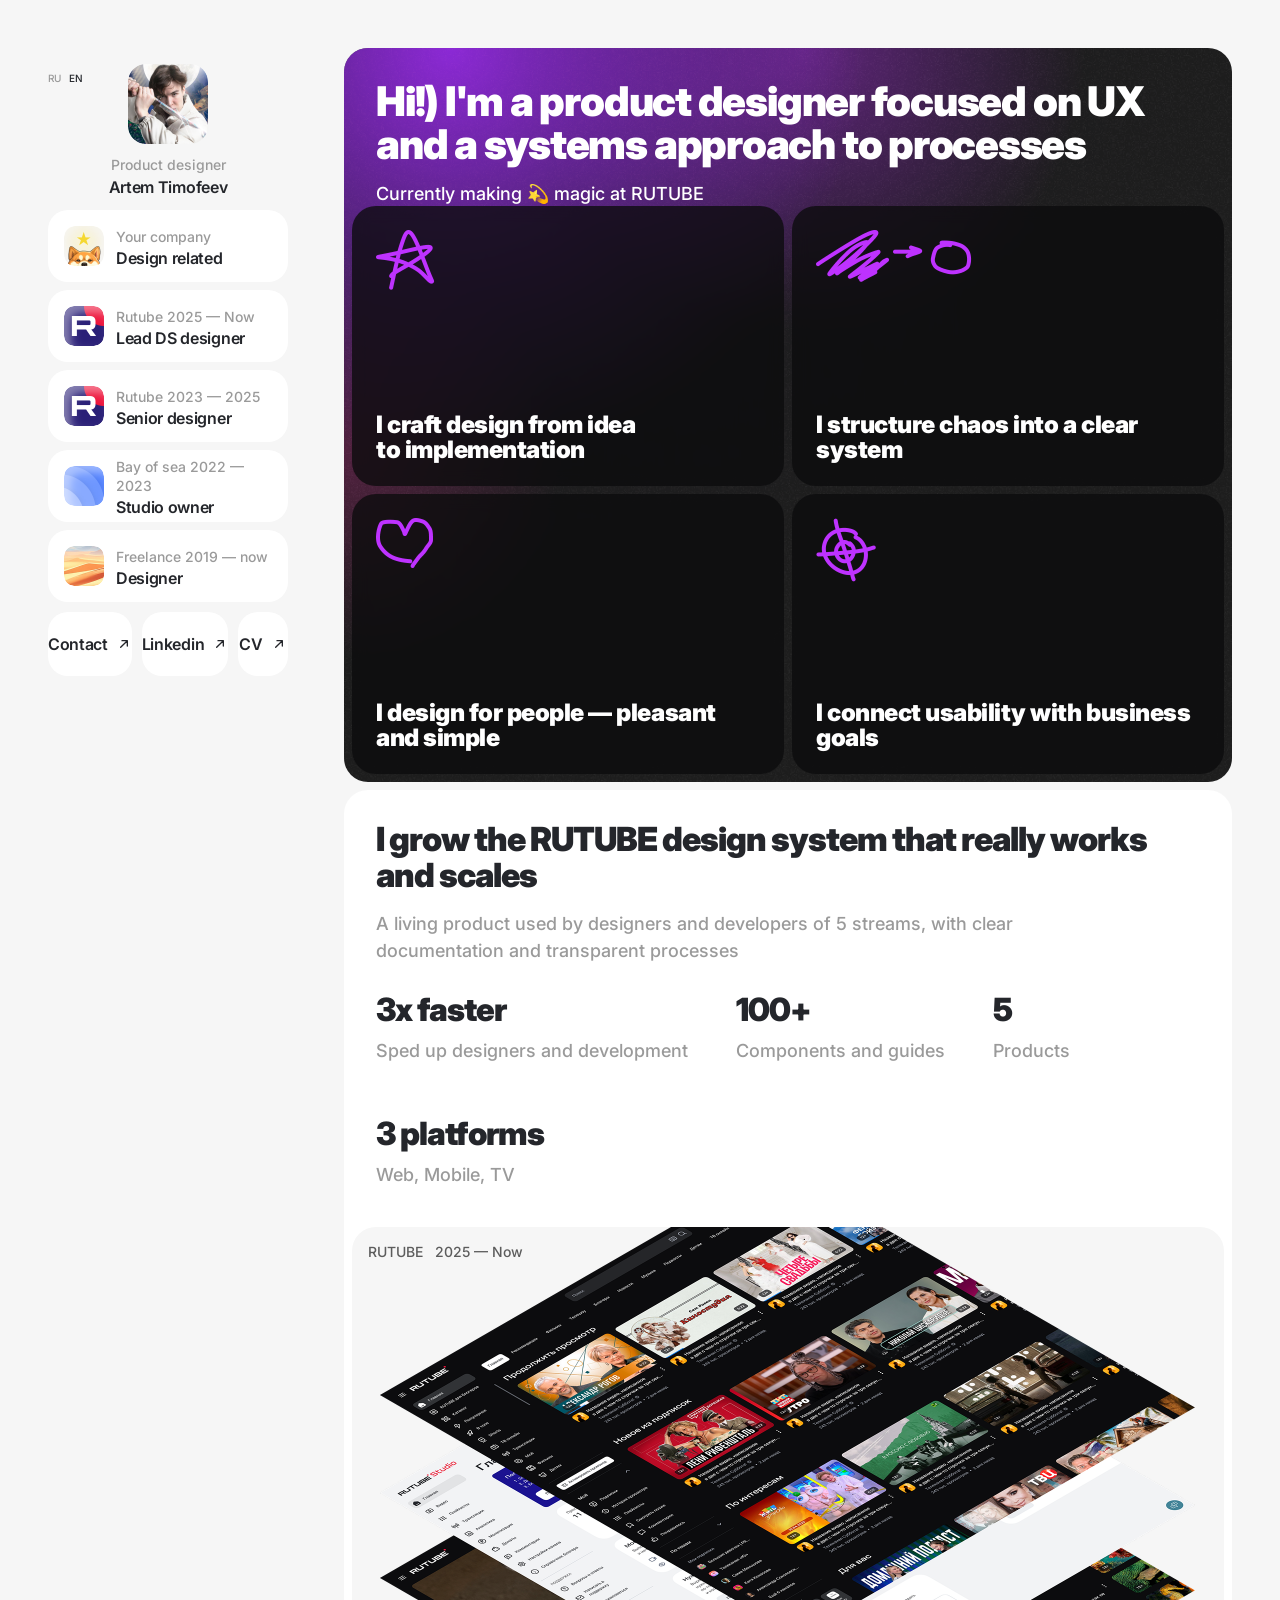
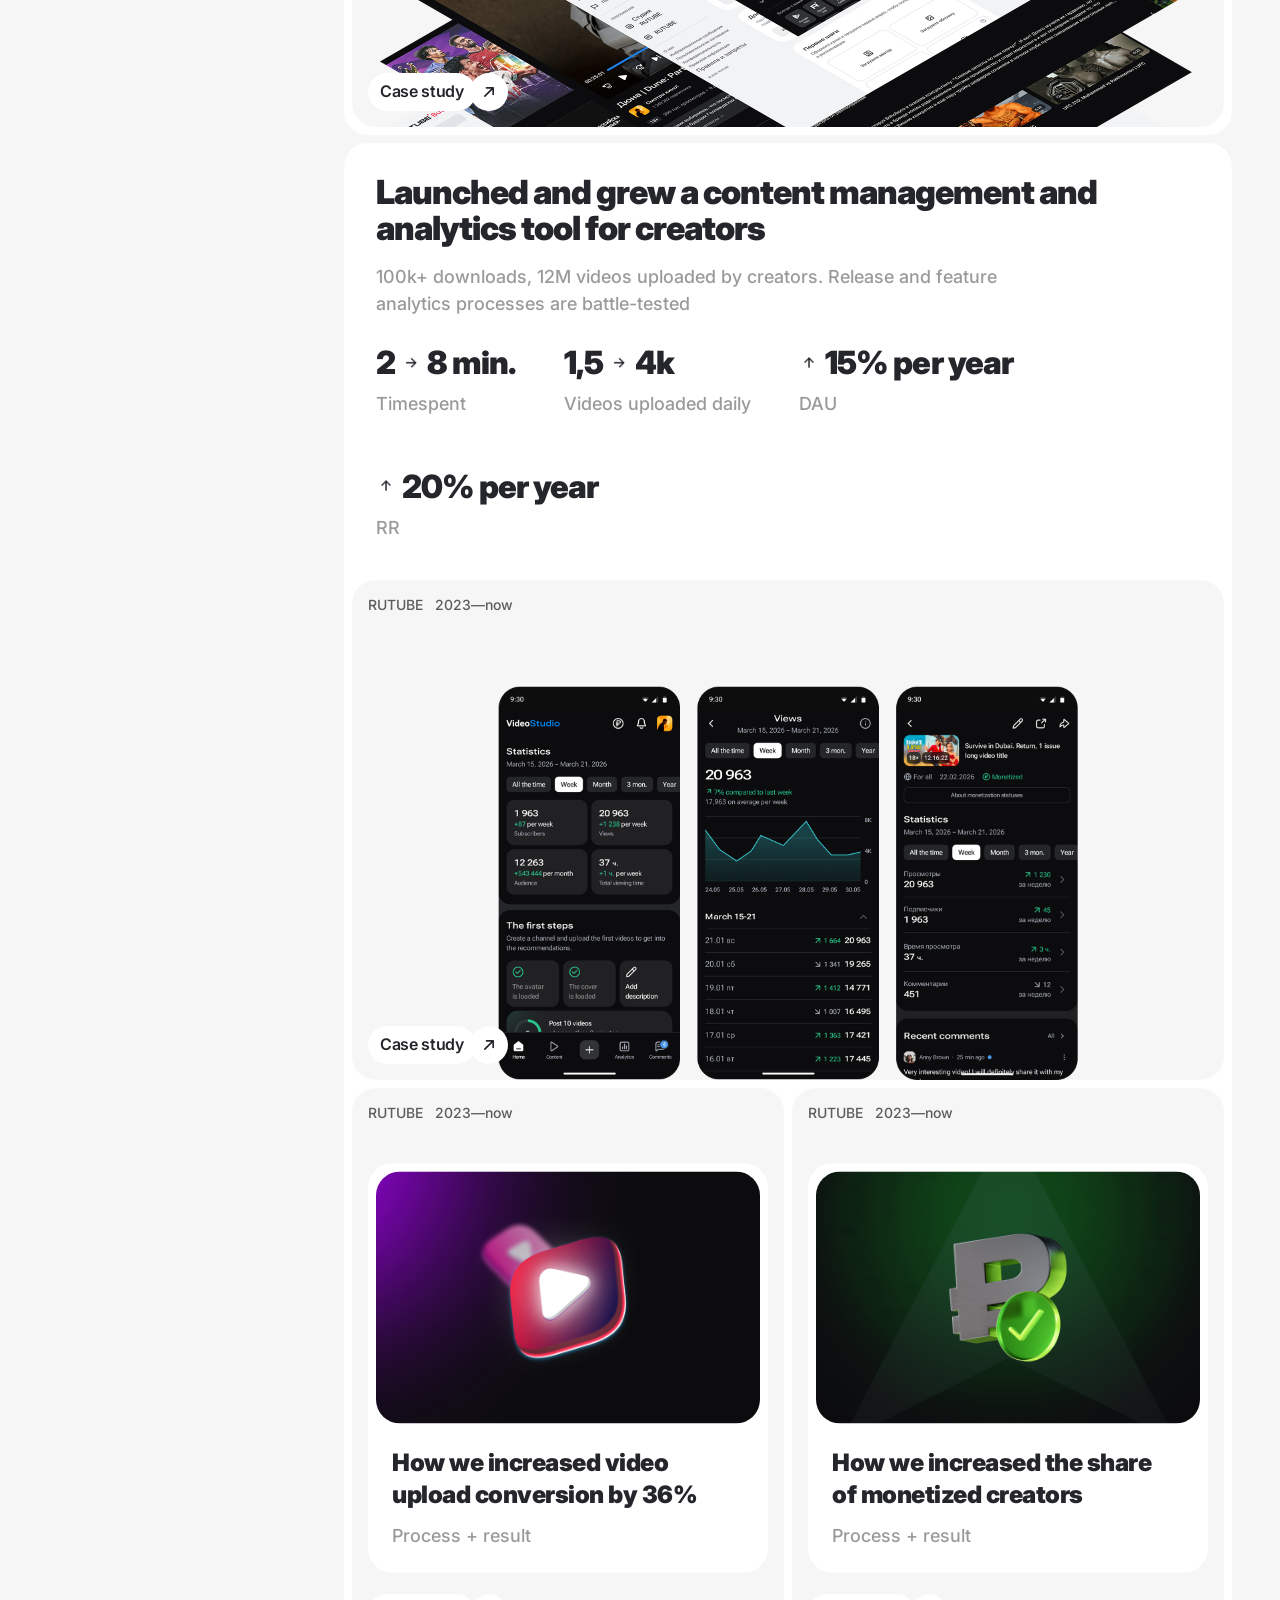
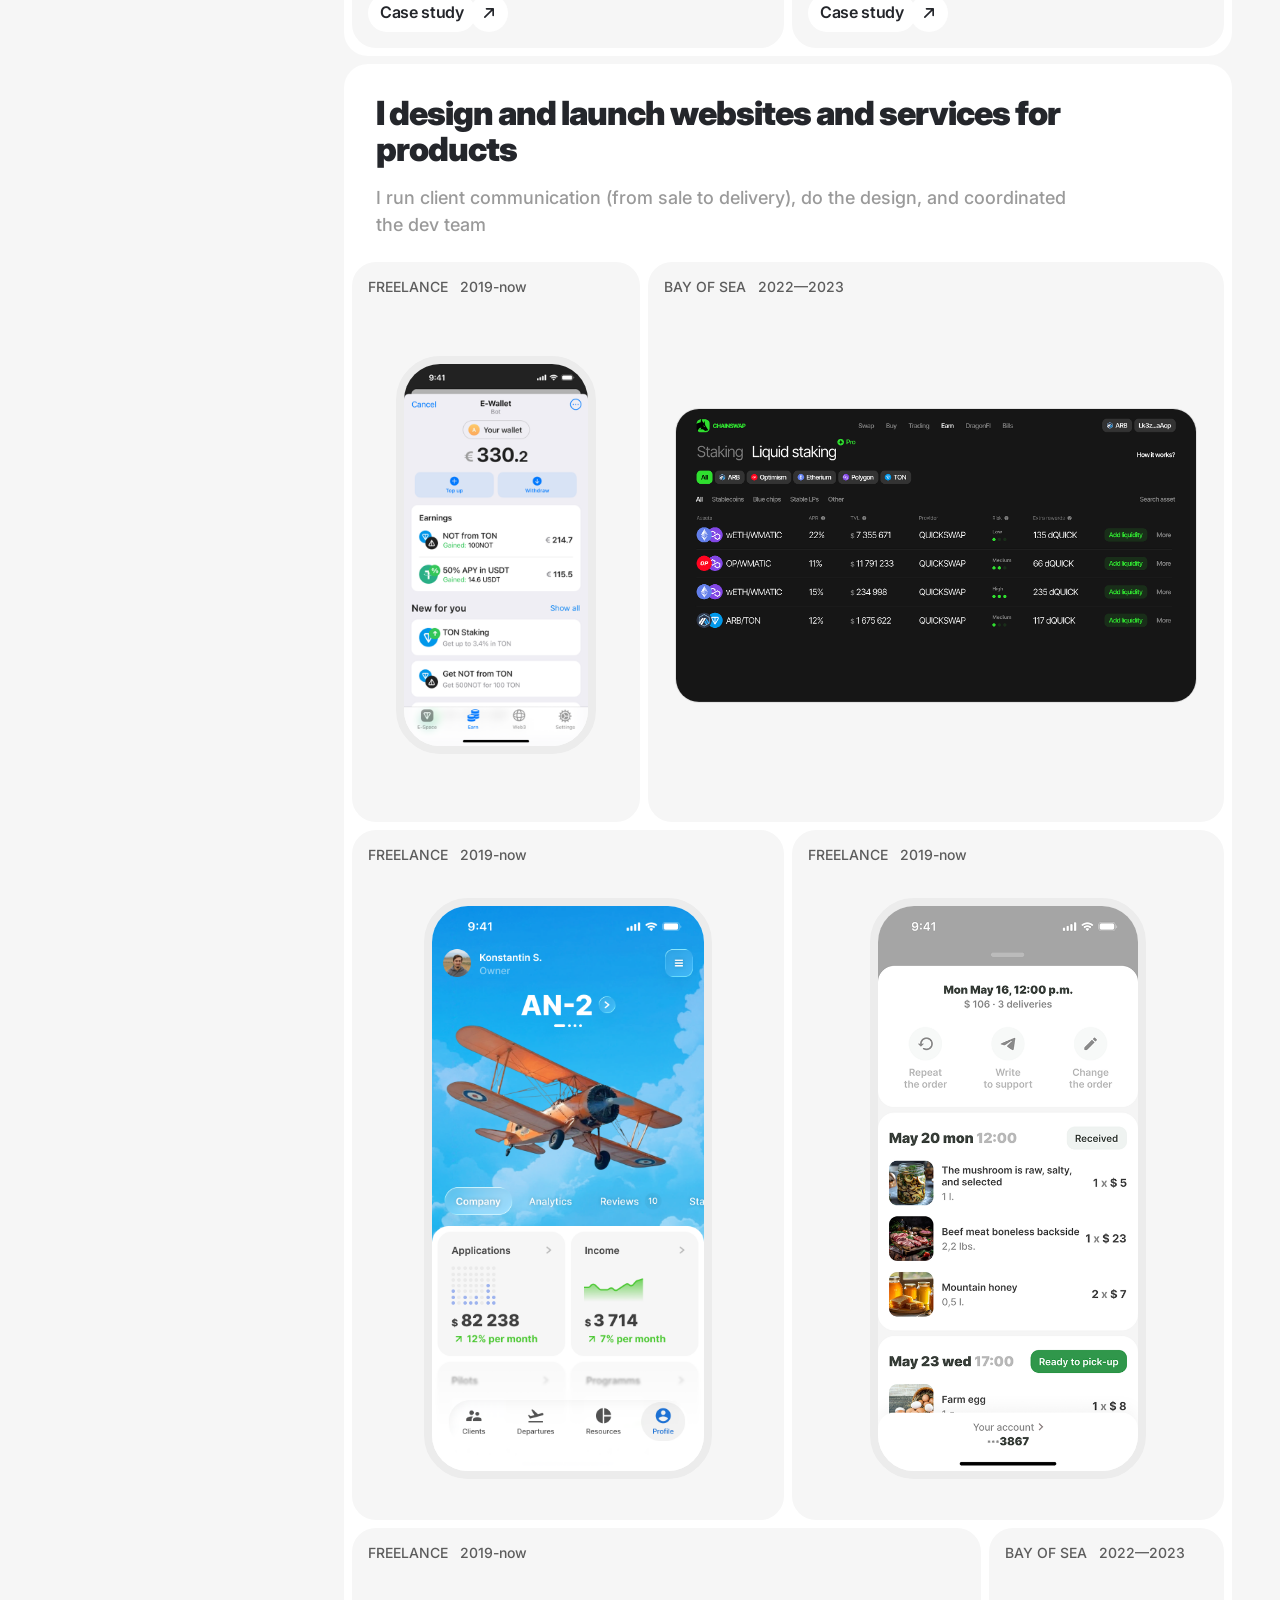
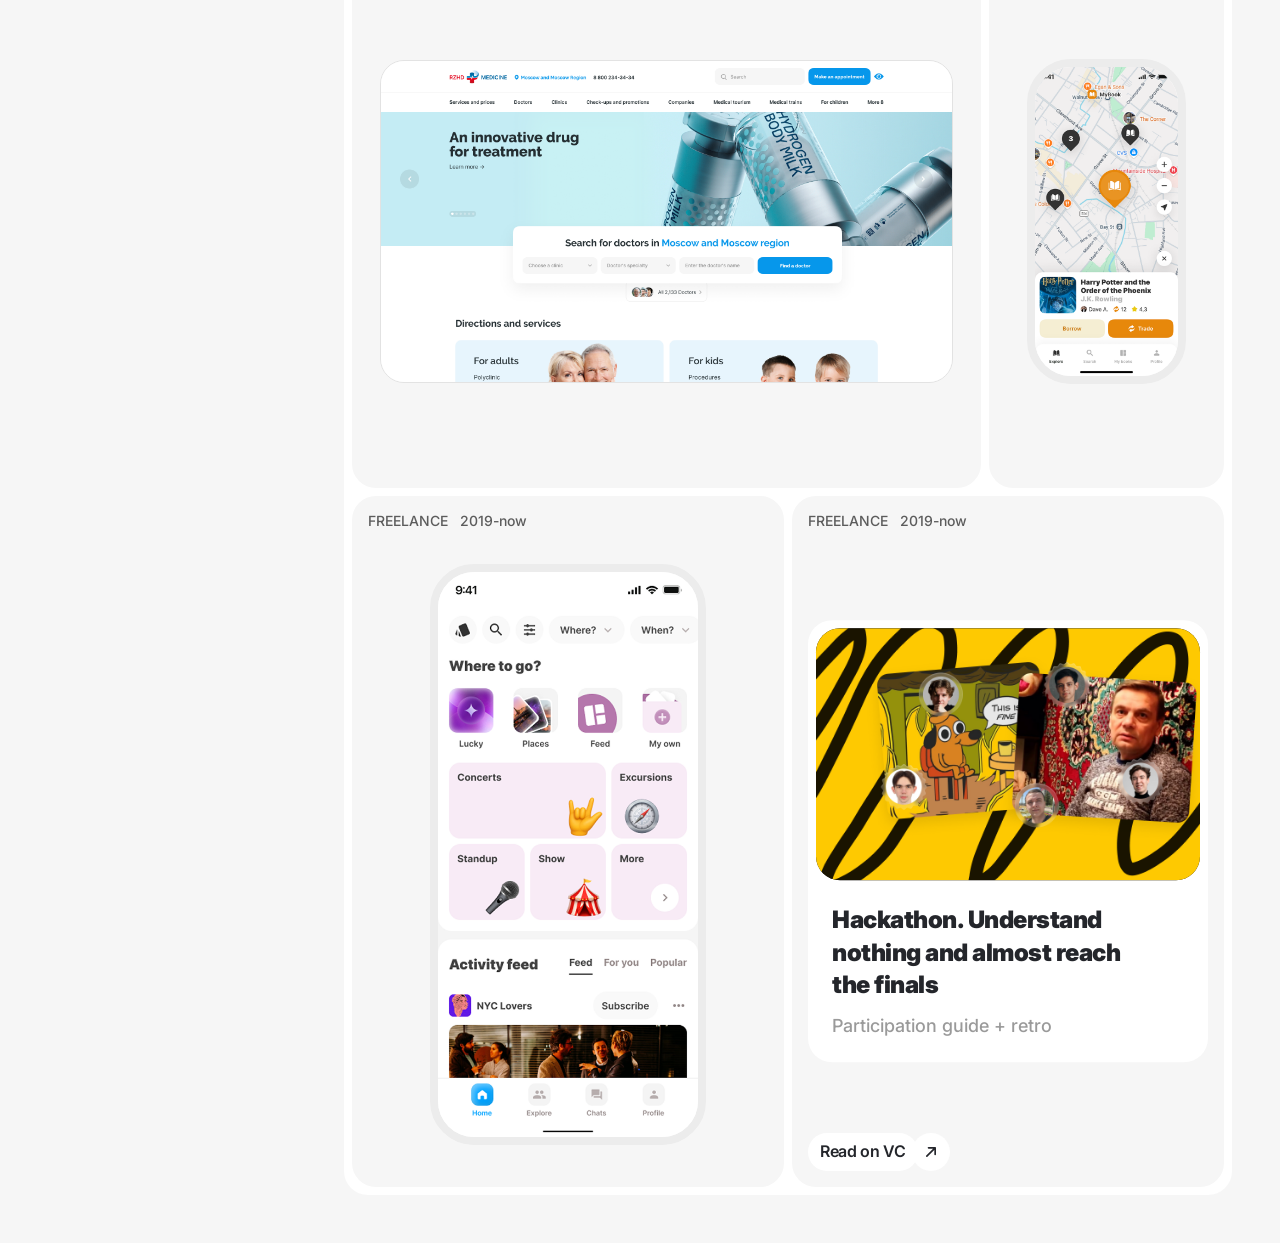
<file: index.html>
<!doctype html>
<html lang="ru">
<head>
<meta charset="UTF-8">
<meta name="viewport" content="width=device-width, initial-scale=1.0">
<title>Artem Timofeev — Product designer</title>
<link rel="preconnect" href="https://fonts.googleapis.com">
<link rel="preconnect" href="https://fonts.gstatic.com" crossorigin>
<link href="https://fonts.googleapis.com/css2?family=Inter:wght@500;600;800;900&display=swap" rel="stylesheet">
<link rel="stylesheet" href="styles.css?v=fed64cf">
</head>
<body>

<div class="layout">

  <!-- LEFT fixed control block: profile / navigation (398px, exactly as in the mockup) -->
  <aside class="sidebar" id="sidebar">
    <div class="profile-card">
      <div class="profile-card__lang">
        <button class="active" data-lang="ru">RU</button>
        <button data-lang="en">EN</button>
      </div>
      <div class="profile-card__avatar"><img src="assets/Avatar.png" alt="Artem Timofeev"></div>
      <div class="profile-card__role">Product designer</div>
      <div class="profile-card__name">Artem Timofeev</div>
    </div>
    <button class="profile-burger" id="profileBurger" aria-label="Опыт и контакты"><span></span></button>

    <div class="sidebar-list" id="sidebarList">
      <div class="exp-row">
        <div class="exp-row__icon"><img src="assets/Work_1.png" alt=""></div>
        <div class="exp-row__meta">
          <div class="exp-row__period">Your company</div>
          <div class="exp-row__title">Design related</div>
        </div>
      </div>
      <div class="exp-row">
        <div class="exp-row__icon"><img src="assets/Work_2.png" alt="Rutube"></div>
        <div class="exp-row__meta">
          <div class="exp-row__period">Rutube 2025 — Now</div>
          <div class="exp-row__title">Lead DS designer</div>
        </div>
      </div>
      <div class="exp-row">
        <div class="exp-row__icon"><img src="assets/Work_2.png" alt="Rutube"></div>
        <div class="exp-row__meta">
          <div class="exp-row__period">Rutube 2023 — 2025</div>
          <div class="exp-row__title">Senior designer</div>
        </div>
      </div>
      <div class="exp-row">
        <div class="exp-row__icon"><img src="assets/Work_3.png" alt="Bay of sea"></div>
        <div class="exp-row__meta">
          <div class="exp-row__period">Bay of sea 2022 — 2023</div>
          <div class="exp-row__title">Studio owner</div>
        </div>
      </div>
      <div class="exp-row">
        <div class="exp-row__icon"><img src="assets/Work_4.png" alt="Freelance"></div>
        <div class="exp-row__meta">
          <div class="exp-row__period">Freelance 2019 — now</div>
          <div class="exp-row__title">Designer</div>
        </div>
      </div>

      <div class="sidebar-links">
        <a href="https://t.me/artemmtimofeev" target="_blank" rel="noopener">Contact <svg class="icon-arrow" viewBox="0 0 24 24" fill="none"><path d="M7 17L17 7M17 7H9M17 7V15" stroke="currentColor" stroke-width="2" stroke-linecap="round" stroke-linejoin="round"/></svg></a>
        <a href="https://www.linkedin.com/in/artemmtimofeev/?locale=ru" target="_blank" rel="noopener">Linkedin <svg class="icon-arrow" viewBox="0 0 24 24" fill="none"><path d="M7 17L17 7M17 7H9M17 7V15" stroke="currentColor" stroke-width="2" stroke-linecap="round" stroke-linejoin="round"/></svg></a>
        <a href="https://hirehi.ru/resume/7KIi3SW5td" target="_blank" rel="noopener">CV <svg class="icon-arrow" viewBox="0 0 24 24" fill="none"><path d="M7 17L17 7M17 7H9M17 7V15" stroke="currentColor" stroke-width="2" stroke-linecap="round" stroke-linejoin="round"/></svg></a>
      </div>
    </div>
  </aside>

  <div class="profile-overlay" id="profileOverlay"></div>
  <div class="profile-modal" id="profileModal">
    <button class="profile-modal__close" id="profileClose" aria-label="Закрыть">✕</button>
    <div class="profile-modal__panel">
    <div class="profile-card">
      <div class="profile-card__lang">
        <button class="active" data-lang="ru">RU</button>
        <button data-lang="en">EN</button>
      </div>
      <div class="profile-card__avatar"><img src="assets/Avatar.png" alt="Artem Timofeev"></div>
      <div class="profile-card__role">Product designer</div>
      <div class="profile-card__name">Artem Timofeev</div>
    </div>
    <div class="sidebar-list">
      <div class="exp-row">
        <div class="exp-row__icon"><img src="assets/Work_1.png" alt=""></div>
        <div class="exp-row__meta">
          <div class="exp-row__period">Your company</div>
          <div class="exp-row__title">Design related</div>
        </div>
      </div>
      <div class="exp-row">
        <div class="exp-row__icon"><img src="assets/Work_2.png" alt="Rutube"></div>
        <div class="exp-row__meta">
          <div class="exp-row__period">Rutube 2025 — Now</div>
          <div class="exp-row__title">Lead DS designer</div>
        </div>
      </div>
      <div class="exp-row">
        <div class="exp-row__icon"><img src="assets/Work_2.png" alt="Rutube"></div>
        <div class="exp-row__meta">
          <div class="exp-row__period">Rutube 2023 — 2025</div>
          <div class="exp-row__title">Senior designer</div>
        </div>
      </div>
      <div class="exp-row">
        <div class="exp-row__icon"><img src="assets/Work_3.png" alt="Bay of sea"></div>
        <div class="exp-row__meta">
          <div class="exp-row__period">Bay of sea 2022 — 2023</div>
          <div class="exp-row__title">Studio owner</div>
        </div>
      </div>
      <div class="exp-row">
        <div class="exp-row__icon"><img src="assets/Work_4.png" alt="Freelance"></div>
        <div class="exp-row__meta">
          <div class="exp-row__period">Freelance 2019 — now</div>
          <div class="exp-row__title">Designer</div>
        </div>
      </div>
      <div class="sidebar-links">
        <a href="https://t.me/artemmtimofeev" target="_blank" rel="noopener">Contact <svg class="icon-arrow" viewBox="0 0 24 24" fill="none"><path d="M7 17L17 7M17 7H9M17 7V15" stroke="currentColor" stroke-width="2" stroke-linecap="round" stroke-linejoin="round"/></svg></a>
        <a href="https://www.linkedin.com/in/artemmtimofeev/?locale=ru" target="_blank" rel="noopener">Linkedin <svg class="icon-arrow" viewBox="0 0 24 24" fill="none"><path d="M7 17L17 7M17 7H9M17 7V15" stroke="currentColor" stroke-width="2" stroke-linecap="round" stroke-linejoin="round"/></svg></a>
        <a href="https://hirehi.ru/resume/7KIi3SW5td" target="_blank" rel="noopener">CV <svg class="icon-arrow" viewBox="0 0 24 24" fill="none"><path d="M7 17L17 7M17 7H9M17 7V15" stroke="currentColor" stroke-width="2" stroke-linecap="round" stroke-linejoin="round"/></svg></a>
      </div>
    </div>
    </div>
  </div>

  <main class="content">

    <!-- HERO -->
    <section class="hero">
      <div class="hero__text">
        <h1>Привет!) Я продуктовый дизайнер, фокусируюсь на UX и системном подходе к процессам</h1>
        <p class="sub">Сейчас делаю 💫 магию в RUTUBE</p>
      </div>
      <div class="feature-grid">
        <div class="feature-card"><div class="feature-card__icon"><img src="assets/Star.png" alt=""></div><p>Создаю дизайн от идеи до реализации</p></div>
        <div class="feature-card"><div class="feature-card__icon"><img src="assets/Chaos.png" alt=""></div><p>Структурирую хаос в понятную систему</p></div>
        <div class="feature-card"><div class="feature-card__icon"><img src="assets/UX.png" alt=""></div><p>Проектирую для людей приятно и просто</p></div>
        <div class="feature-card"><div class="feature-card__icon"><img src="assets/Target.png" alt=""></div><p>Соединяю удобство с целями бизнеса</p></div>
      </div>
    </section>

    <!-- CASE: Design system -->
    <section class="card">
      <div class="card__text">
        <h2>Развиваю дизайн-систему RUTUBE, которая реально работает и масштабируется</h2>
        <p class="lede">Живой продукт, которым пользуются дизайнеры и разработчики 5 стримов с понятной документацией, а также прозрачными процессами</p>
        <div class="stat-scroll">
        <div class="stat-row">
          <div class="stat"><b>в 3 раза</b><span>Ускорили дизайнеров и разработку</span></div>
          <div class="stat"><b>100+</b><span>Компонентов и гайдов</span></div>
          <div class="stat"><b>5</b><span>Продуктов</span></div>
          <div class="stat"><b>3 платформы</b><span>Web, Mobile, TV</span></div>
        </div>
        </div>
      </div>
      <div class="showcase fill">
        <div class="eyebrow-row"><span>RUTUBE</span><span>2025 — Now</span></div>
        <img class="showcase-img" src="assets/Design_system.png" alt="RUTUBE design system">
        <div class="pill-row">
          <a class="btn-pill" href="design-system.html">
            <span class="pill">Case study</span>
            <span class="pill-icon"><svg width="20" height="20" viewBox="0 0 24 24" fill="none"><path d="M7 17L17 7M17 7H9M17 7V15" stroke="currentColor" stroke-width="2" stroke-linecap="round" stroke-linejoin="round"/></svg></span>
          </a>
        </div>
      </div>
    </section>

    <!-- CASE: Studio -->
    <section class="card">
      <div class="card__text">
        <h2>Запустили и развили инструмент по работе с контентом и его аналитики для блогеров</h2>
        <p class="lede">100 тыс + скачиваний, 12 млн видео загрузили авторы. Обкатаны и настроены процессы выпуска и аналитики фичей</p>
        <div class="stat-scroll">
        <div class="stat-row">
          <div class="stat"><b>2 <img class="mini-arrow-img" src="assets/Arrow_Right.png" alt=""> 8 мин.</b><span>Timespent</span></div>
          <div class="stat"><b>1,5 <img class="mini-arrow-img" src="assets/Arrow_Right.png" alt=""> 4 тыс.</b><span>Загружают видео в день</span></div>
          <div class="stat"><b><img class="mini-arrow-img" src="assets/Arrow_Up.png" alt=""> 15% в год</b><span>DAU</span></div>
          <div class="stat"><b><img class="mini-arrow-img" src="assets/Arrow_Up.png" alt=""> 20% в год</b><span>RR</span></div>
        </div>
        </div>
      </div>
      <div class="showcase fill">
        <div class="eyebrow-row"><span>RUTUBE</span><span>2023—now</span></div>
        <img class="showcase-img bottom" src="assets/Mobile_studio.png" data-en-src="assets/eng/Mobile studio_eng.png" alt="RUTUBE Studio app">
        <div class="pill-row">
          <a class="btn-pill" href="studio.html">
            <span class="pill">Case study</span>
            <span class="pill-icon"><svg width="20" height="20" viewBox="0 0 24 24" fill="none"><path d="M7 17L17 7M17 7H9M17 7V15" stroke="currentColor" stroke-width="2" stroke-linecap="round" stroke-linejoin="round"/></svg></span>
          </a>
        </div>
      </div>

      <div class="teaser-row hide-mobile">
        <div class="teaser-card">
          <div class="teaser-card__meta"><span>RUTUBE</span><span>2023—now</span></div>
          <div class="teaser-card__inner">
            <div class="teaser-card__media"><img src="assets/Video_Thumbnail.png" alt=""></div>
            <div>
              <h4>Как мы увеличили конверсию загрузки видео на 36%?</h4>
              <p class="desc" style="margin-top:12px">Процесс + результат</p>
            </div>
          </div>
          <div class="teaser-card__cta">
            <a class="btn-pill" href="video.html">
              <span class="pill">Case study</span>
              <span class="pill-icon"><svg width="20" height="20" viewBox="0 0 24 24" fill="none"><path d="M7 17L17 7M17 7H9M17 7V15" stroke="currentColor" stroke-width="2" stroke-linecap="round" stroke-linejoin="round"/></svg></span>
            </a>
          </div>
        </div>
        <div class="teaser-card">
          <div class="teaser-card__meta"><span>RUTUBE</span><span>2023—now</span></div>
          <div class="teaser-card__inner">
            <div class="teaser-card__media"><img src="assets/Monetisation_Thumbnail.png" alt=""></div>
            <div>
              <h4>Как мы увеличили долю монетизируемых авторов?</h4>
              <p class="desc" style="margin-top:12px">Процесс + результат</p>
            </div>
          </div>
          <div class="teaser-card__cta">
            <a class="btn-pill" href="monetization.html">
              <span class="pill">Case study</span>
              <span class="pill-icon"><svg width="20" height="20" viewBox="0 0 24 24" fill="none"><path d="M7 17L17 7M17 7H9M17 7V15" stroke="currentColor" stroke-width="2" stroke-linecap="round" stroke-linejoin="round"/></svg></span>
            </a>
          </div>
        </div>
      </div>
    </section>

    <!-- FREELANCE -->
    <section class="card">
      <div class="card__text" style="padding-bottom:24px">
        <h2>Создаю дизайн, запускаю сайты и сервисы для продуктов и услуг</h2>
        <p class="lede" style="margin-bottom:0">Выстраиваю коммуникацию с заказчиками (от продажи до сдачи проекта), делаю дизайн, координировал команду разработки</p>
      </div>

      <div class="project-grid">
        <!-- Row 1: E-Wallet (narrow) | Chainswap (wide) -->
        <div class="project-row">
          <div class="project-card" style="flex:0 0 33%">
            <div class="project-card__meta"><span>FREELANCE</span><span>2019-now</span></div>
            <div class="project-card__thumb phone"><img src="assets/Case_wallet.png" alt="E-Wallet"></div>
          </div>
          <div class="project-card">
            <div class="project-card__meta"><span>BAY OF SEA</span><span>2022—2023</span></div>
            <div class="project-card__thumb wide"><img src="assets/Case_Chainswap.png" alt="Chainswap"></div>
          </div>
        </div>
        <!-- Row 2: Airplane | Food (equal) -->
        <div class="project-row">
          <div class="project-card">
            <div class="project-card__meta"><span>FREELANCE</span><span>2019-now</span></div>
            <div class="project-card__thumb phone"><img src="assets/Case_airplane.png" data-en-src="assets/eng/Case_airplane_eng.png" alt="Airplane app"></div>
          </div>
          <div class="project-card">
            <div class="project-card__meta"><span>FREELANCE</span><span>2019-now</span></div>
            <div class="project-card__thumb phone"><img src="assets/Case_Food.png" alt="Food delivery app"></div>
          </div>
        </div>
        <!-- Row 3: РЖД site (wide) | MyBook (narrow) -->
        <div class="project-row">
          <div class="project-card">
            <div class="project-card__meta"><span>FREELANCE</span><span>2019-now</span></div>
            <div class="project-card__thumb wide"><img src="assets/Case_site.png" data-en-src="assets/eng/Case_site_eng.png" alt="РЖД Медицина сайт"></div>
          </div>
          <div class="project-card" style="flex:0 0 27%">
            <div class="project-card__meta"><span>BAY OF SEA</span><span>2022—2023</span></div>
            <div class="project-card__thumb phone"><img src="assets/Case-Book.png" alt="MyBook"></div>
          </div>
        </div>
        <!-- Row 4: Where-to-go app | Hackathon (equal) -->
        <div class="project-row">
          <div class="project-card">
            <div class="project-card__meta"><span>FREELANCE</span><span>2019-now</span></div>
            <div class="project-card__thumb phone"><img src="assets/Case_App.png" alt="Where to go app"></div>
          </div>
          <div class="teaser-card" style="flex:1">
            <div class="teaser-card__meta"><span>FREELANCE</span><span>2019-now</span></div>
            <div class="teaser-card__inner">
              <div class="teaser-card__media"><img src="assets/Thumbnail_Hackaton.png" alt=""></div>
              <div>
                <h4>Хакатон. Ничего не понять и почти дойти до финала</h4>
                <p class="desc" style="margin-top:12px">Гайд по участию + ретро</p>
              </div>
            </div>
            <div class="teaser-card__cta">
              <a class="btn-pill" href="https://vc.ru/design/680563-hakaton-nichego-ne-ponyat-i-pochti-doiti-do-finala" target="_blank" rel="noopener">
                <span class="pill">Read on VC</span>
                <span class="pill-icon"><svg width="20" height="20" viewBox="0 0 24 24" fill="none"><path d="M7 17L17 7M17 7H9M17 7V15" stroke="currentColor" stroke-width="2" stroke-linecap="round" stroke-linejoin="round"/></svg></span>
              </a>
            </div>
          </div>
        </div>
      </div>
    </section>

  </main>
</div>

<script src="script.js?v=fed64cf"></script>
</body>
</html>
</file>
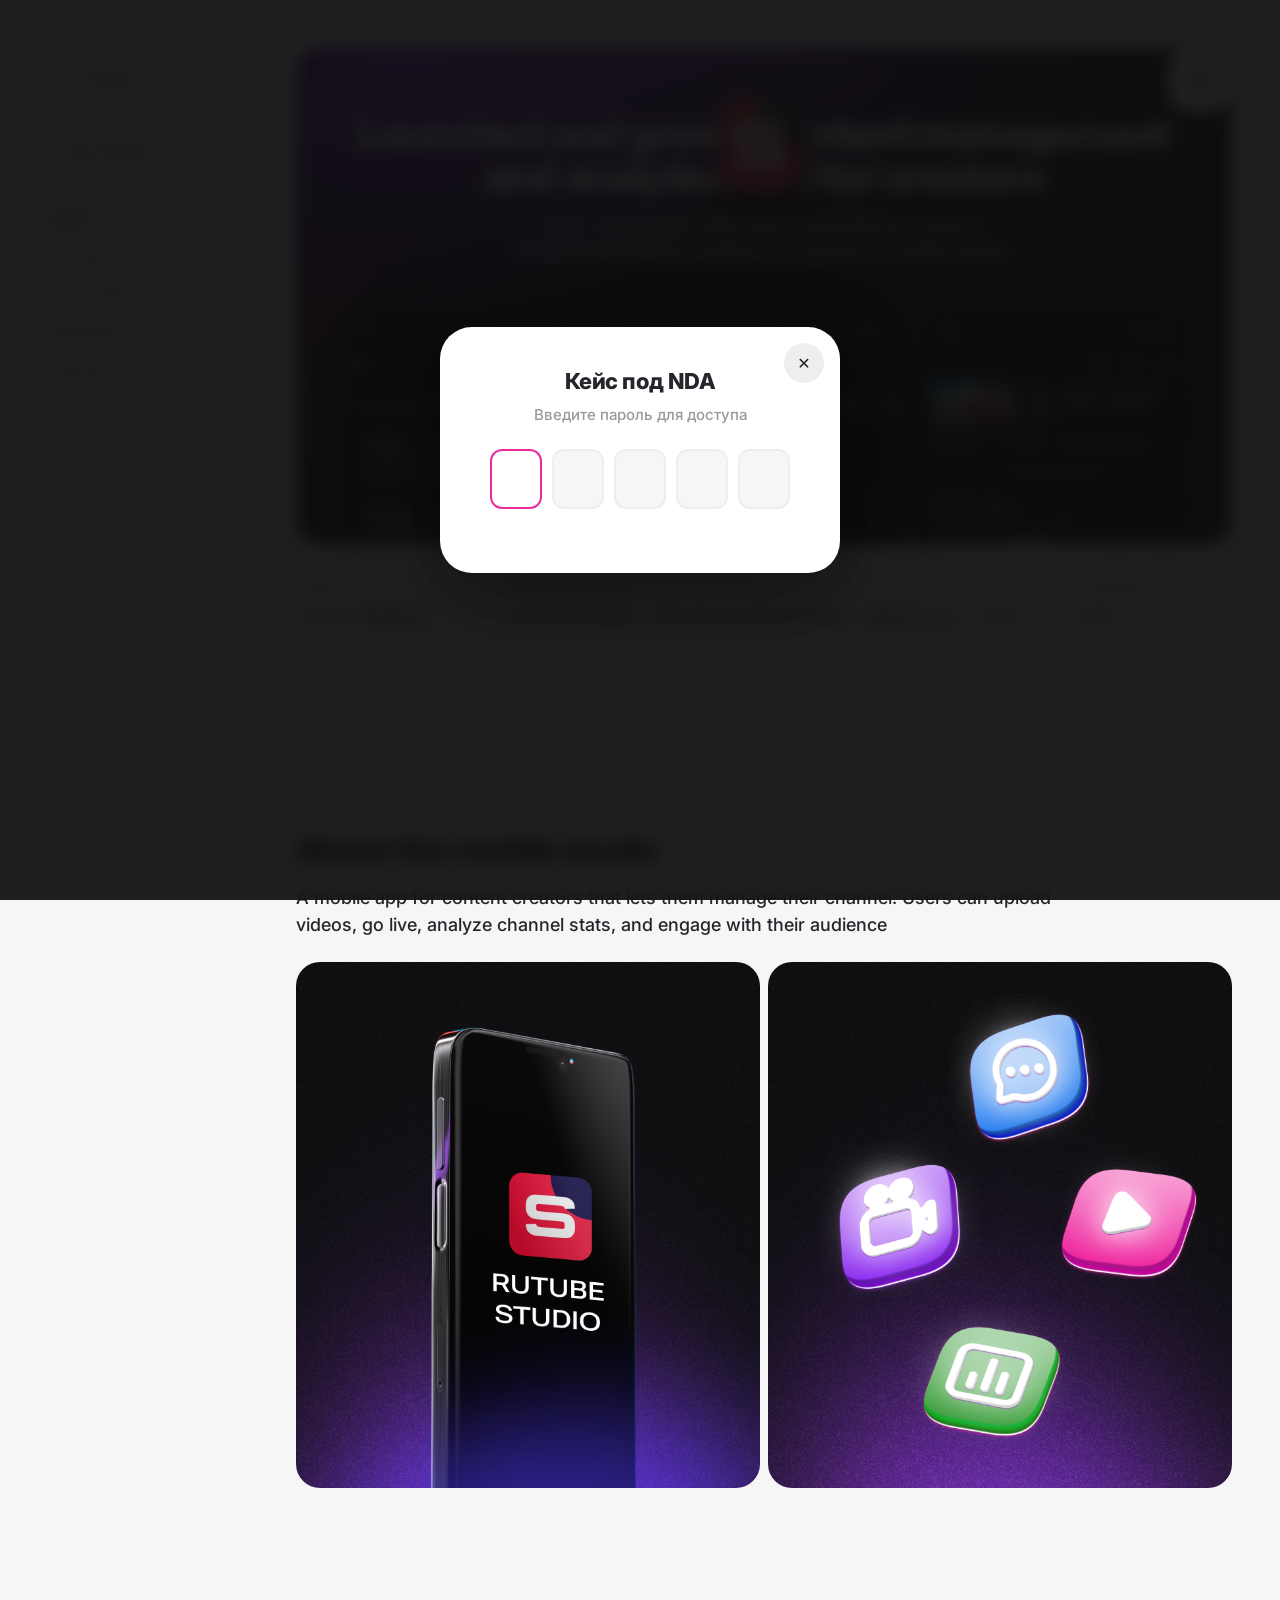
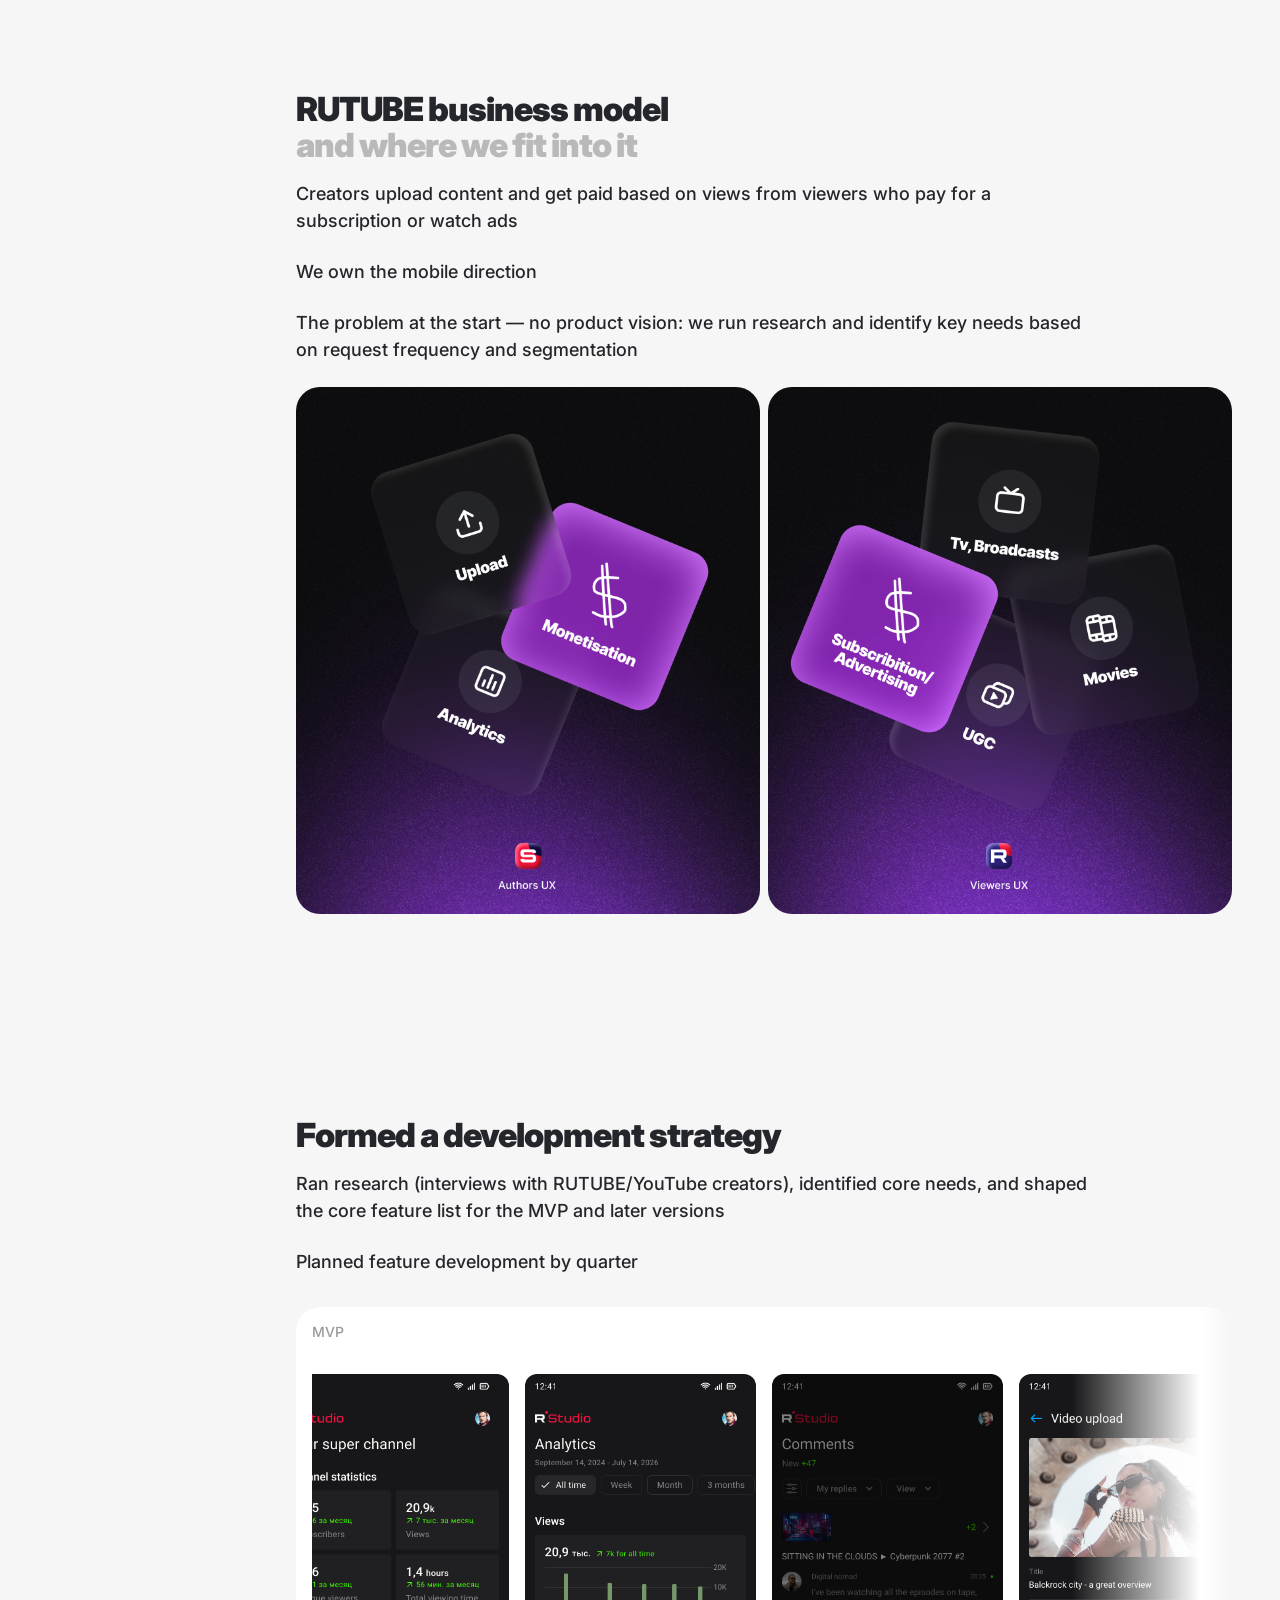
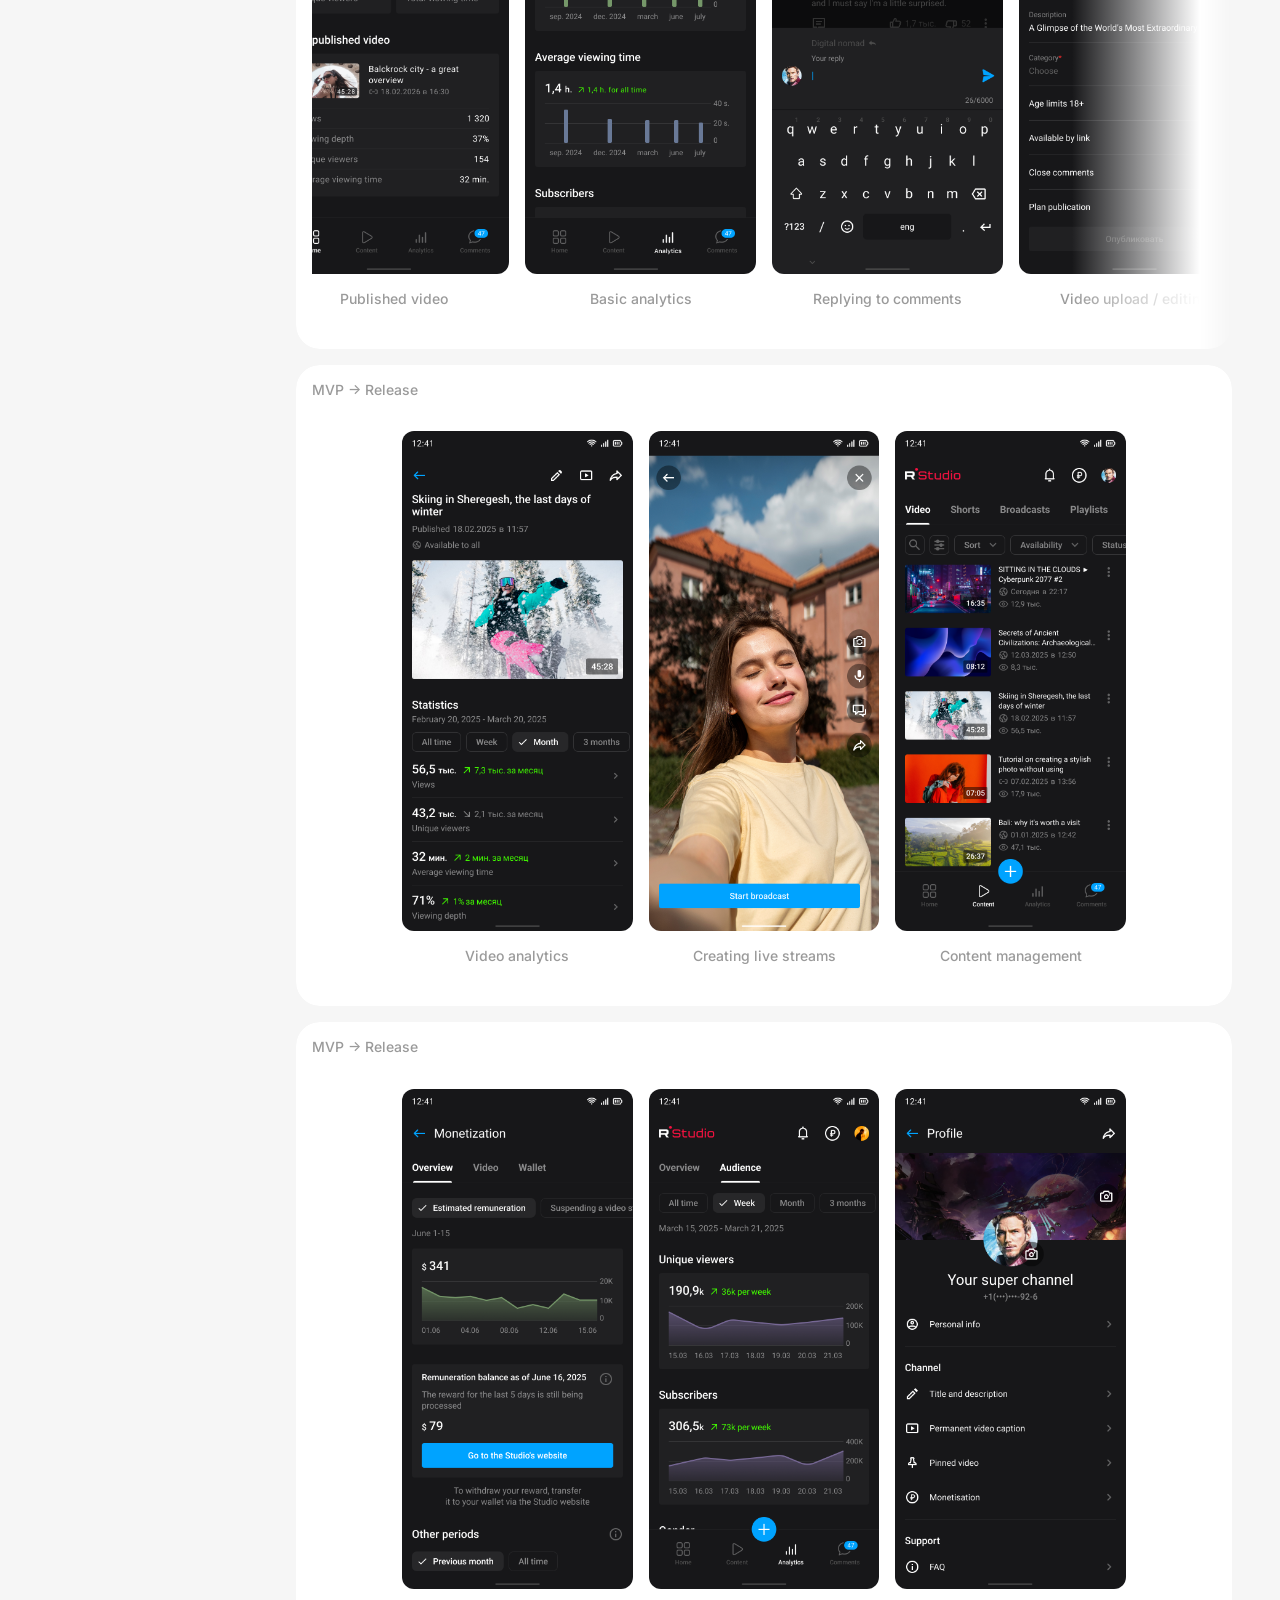
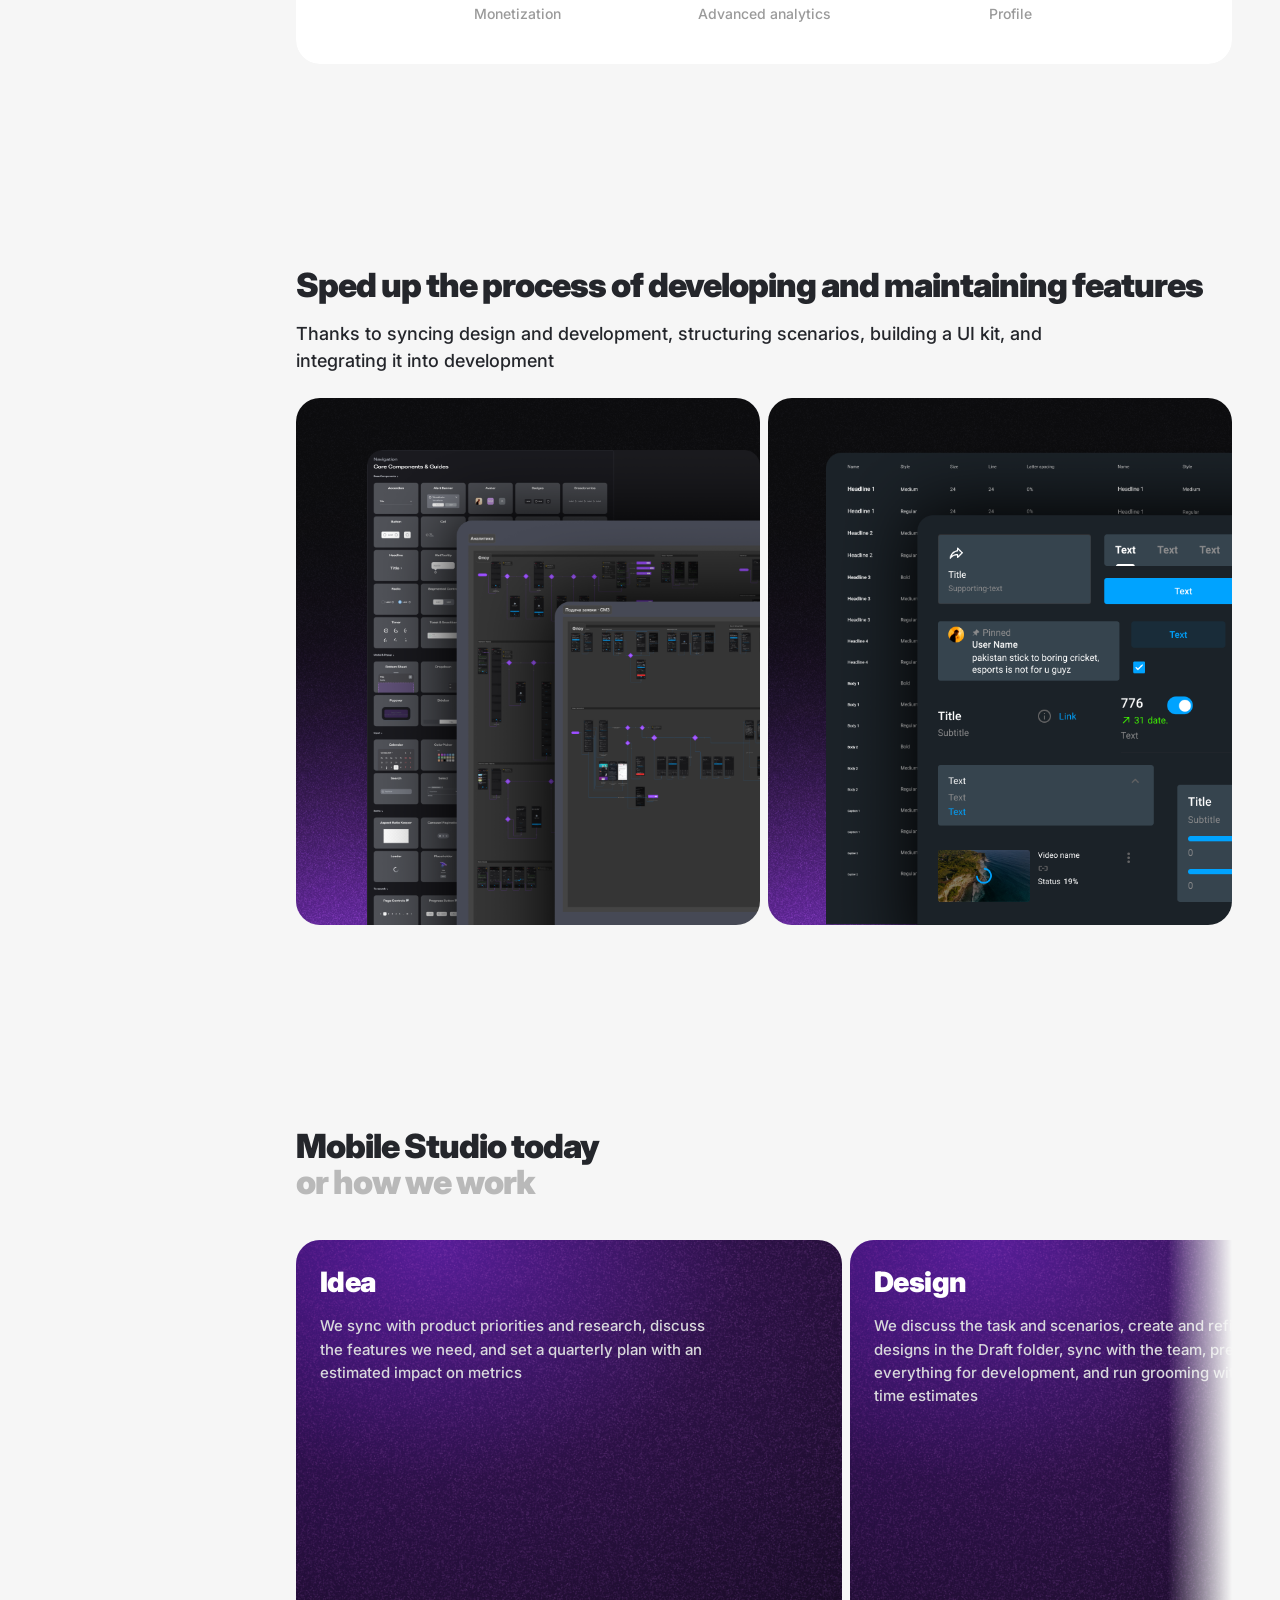
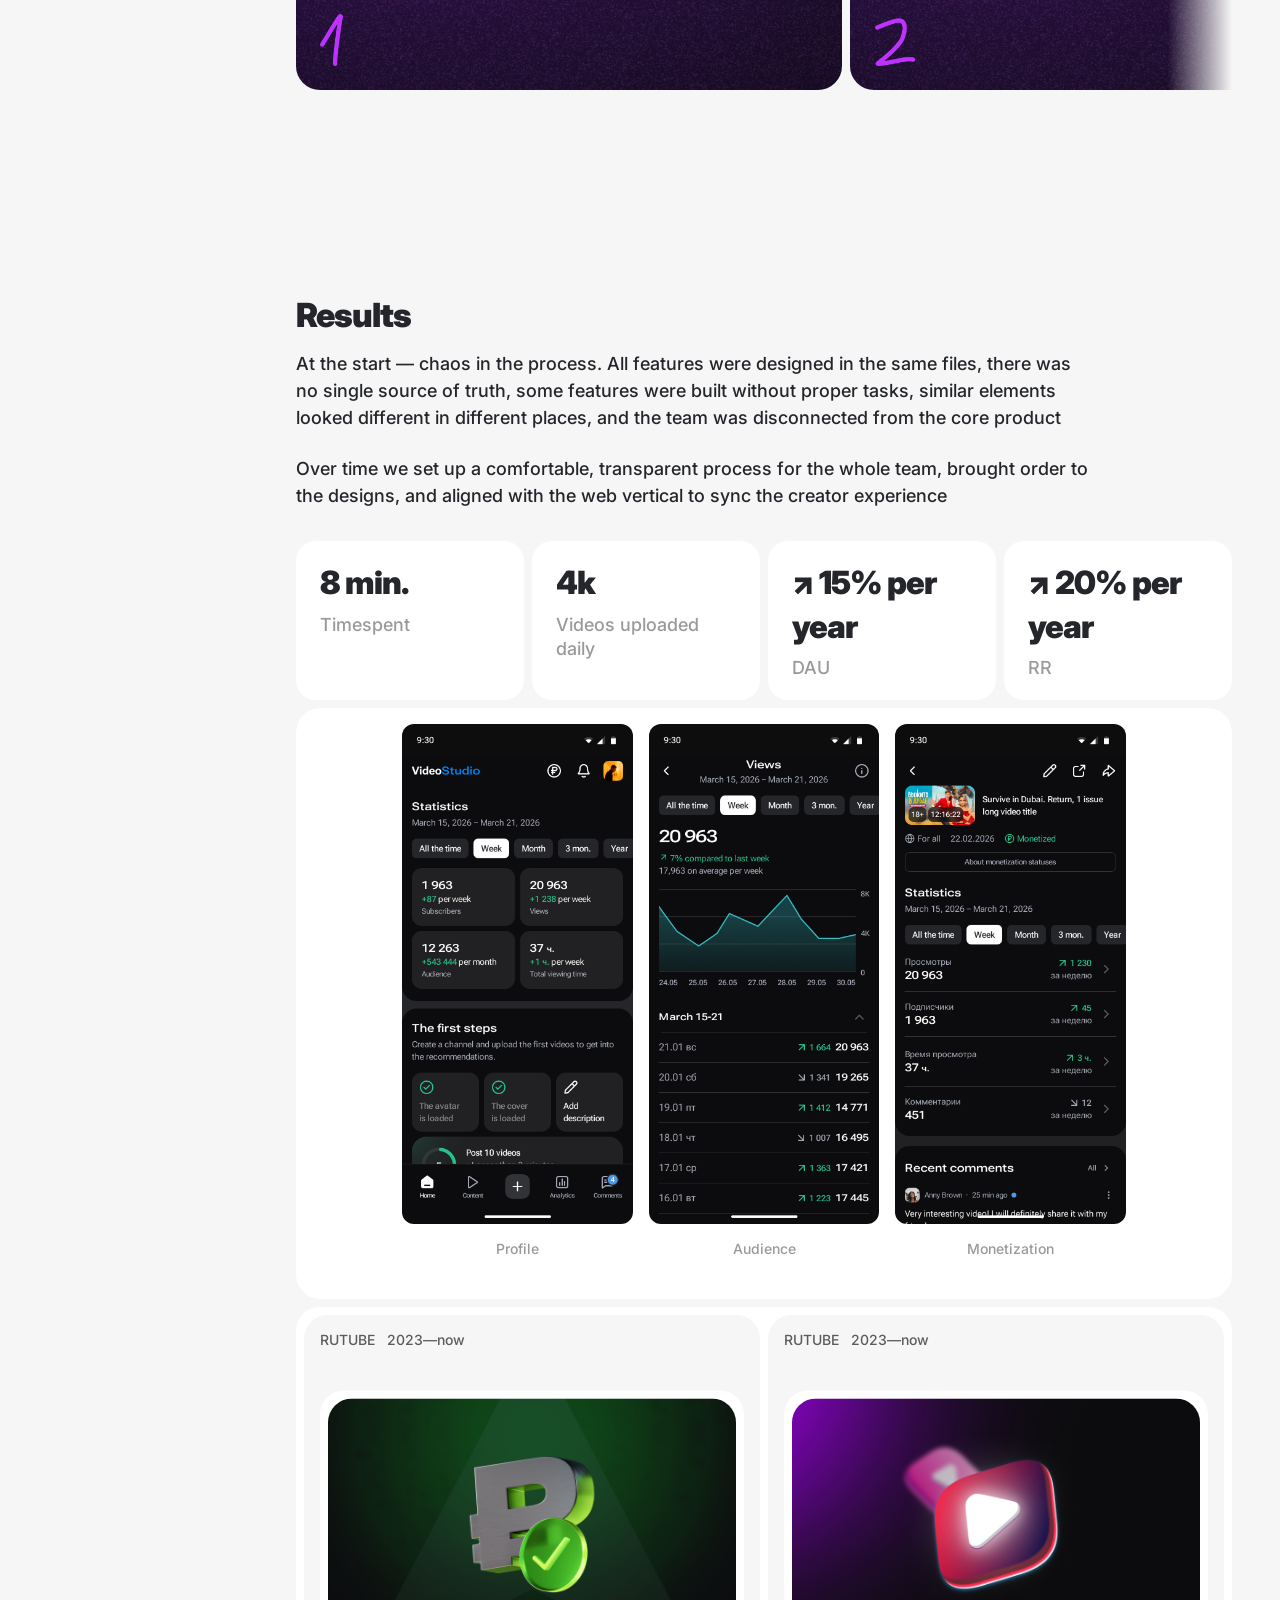
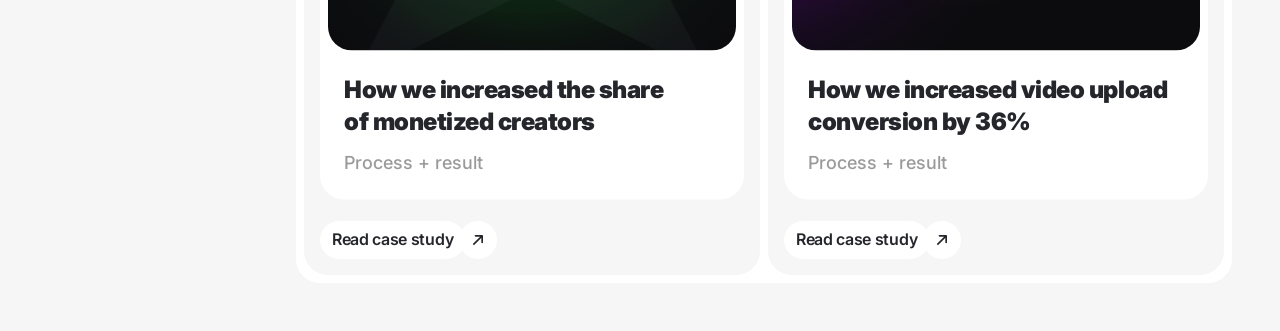
<file: studio.html>
<!doctype html>
<html lang="ru">
<head>
<meta charset="UTF-8">
<meta name="viewport" content="width=device-width, initial-scale=1.0">
<title>Мобильная студия — Artem Timofeev</title>
<link rel="preconnect" href="https://fonts.googleapis.com">
<link rel="preconnect" href="https://fonts.gstatic.com" crossorigin>
<link href="https://fonts.googleapis.com/css2?family=Inter:wght@500;600;800;900&display=swap" rel="stylesheet">
<link rel="stylesheet" href="styles.css?v=fed64cf">
</head>
<body>

<div class="layout">

  <nav class="subnav">
    <a class="nav-btn" href="javascript:history.back()">
      <svg class="icon-arrow" style="transform:rotate(180deg)" viewBox="0 0 24 24" fill="none"><path d="M7 17L17 7M17 7H9M17 7V15" stroke="currentColor" stroke-width="2" stroke-linecap="round" stroke-linejoin="round"/></svg>
      Назад
    </a>
    <a class="nav-btn" href="index.html">
      <svg width="24" height="24" viewBox="0 0 24 24" fill="none"><path d="M3 12L12 4L21 12M5 10V20H19V10" stroke="currentColor" stroke-width="2" stroke-linecap="round" stroke-linejoin="round"/></svg>
      Главная
    </a>
    <div class="toc">
      <a href="#nachalo" class="is-active">Начало</a>
      <a href="#context">Контекст</a>
      <a href="#launched">Запустили</a>
      <a href="#work">Работаем</a>
      <a href="#results">Результаты</a>
    </div>
  </nav>

  <!-- Fixed identity bar for tablet/mobile (icon + case name), burger stays via menu-fab -->
  <div class="case-header">
    <div class="case-header__icon"><img src="assets/Case_Mobile_Icon.png" alt=""></div>
    <div>
      <div class="case-header__title">Мобильная студия</div>
      <div class="case-header__subtitle">Кейс</div>
    </div>
  </div>

  <button class="menu-fab" id="menuFab" aria-label="Открыть меню"><span></span></button>

  <main class="content subpage">

    <!-- HERO -->
    <section class="hero case-hero" id="nachalo">
      <div class="hero__text">
        <img class="case-hero__logo" src="assets/Stuido_Logo.png" alt="RUTUBE Studio">
        <h1>Запустили и развили инструмент по работе с контентом и его аналитики для блогеров</h1>
        <p class="sub">100 тыс + скачиваний, 12 млн видео загрузили авторы.<br>Обкатаны и настроены процессы выпуска и аналитики фичей</p>
      </div>
      <img class="case-hero__preview" src="assets/Preview_1.png" alt="RUTUBE Studio — экраны приложения">
    </section>

    <!-- INFO ROW -->
    <section class="info-row plain">
      <div class="info-col">
        <span>Роль</span>
        <b>Senior Designer</b>
      </div>
      <div class="info-col">
        <span>Что было сделано</span>
        <div class="tags">
          <b>Стратегия запуска</b>
          <b>Синхронизация процессов</b>
          <b>Дизайн приложения</b>
          <b>UI kit</b>
        </div>
      </div>
      <div class="info-col">
        <span>Аудитория</span>
        <b>B2C</b>
      </div>
    </section>

    <!-- О МОБИЛЬНОЙ СТУДИИ -->
    <section class="card plain block-gap" id="context">
      <div class="card__text">
        <h2>О мобильной студии</h2>
        <p class="lede" style="margin-bottom:0">Это мобильное приложение для авторов контента, которое позволяет управлять своим каналом. Пользователи могут загружать видео, проводить прямые эфиры, анализировать статистику канала и взаимодействовать с аудиторией</p>
      </div>
      <div class="media-duo">
        <img src="assets/Photo_1.png" data-en-src="assets/eng/Photo_1_eng.png" alt="Приложение Студия RUTUBE">
        <img src="assets/Photo_2.png" alt="Возможности приложения">
      </div>
    </section>

    <!-- БИЗНЕС-МОДЕЛЬ -->
    <section class="card plain block-gap">
      <div class="card__text">
        <h2>Бизнес модель Rutube<br><span class="dim">и где мы в ней находимся</span></h2>
        <p class="lede">Авторы загружают контент и получают выплаты за счёт его просмотра зрителями, которые платят за подписку/смотрят рекламу</p>
        <p class="lede">Мы отвечаем за мобильное направление</p>
        <p class="lede" style="margin-bottom:0">Проблема на старте — нет видения продукта: мы проводим исследования, выявляем ключевые потребности на основе частоты запросов и сегментирования</p>
      </div>
      <div class="media-duo">
        <img src="assets/Photo_3.png" data-en-src="assets/eng/Photo_3_eng.png" alt="Опыт авторов: Загрузка, Выплаты, Аналитика">
        <img src="assets/Photo_4.png" data-en-src="assets/eng/Photo_4_eng.png" alt="Опыт зрителей: ТВ и трансляции, Киноконтент, UGC, Подписка/Реклама">
      </div>
    </section>

    <!-- СТРАТЕГИЯ + MVP -->
    <section class="card plain block-gap" id="launched">
      <div class="card__text">
        <h2>Сформировали стратегию развития</h2>
        <p class="lede">Провели исследования (Интервью с авторами Rutube/YouTube), выявили основные потребности и сформировали основной список функций для MVP и дальнейших версий продукта</p>
        <p class="lede" style="margin-bottom:0">Спланировали разработку функций по кварталам</p>
      </div>
    </section>

    <section class="shot-card" style="margin-top:24px">
      <p class="shot-card__label">MVP</p>
      <div class="phone-scroll">
        <div class="phone-item"><img src="assets/Phone_1.png" data-en-src="assets/eng/Phone 1_eng.png" alt=""><span>Опубликованное видео</span></div>
        <div class="phone-item"><img src="assets/Phone_2.png" data-en-src="assets/eng/Phone 2_eng.png" alt=""><span>Базовая аналитика</span></div>
        <div class="phone-item"><img src="assets/Phone_3.png" data-en-src="assets/eng/Phone 3_eng.png" alt=""><span>Ответы на комментарии</span></div>
        <div class="phone-item"><img src="assets/Phone_4.png" data-en-src="assets/eng/Phone 4_eng.png" alt=""><span>Загрузка / Редактирование видео</span></div>
      </div>
    </section>

    <section class="shot-card" style="margin-top:8px">
      <p class="shot-card__label">MVP → Release</p>
      <div class="phone-scroll">
        <div class="phone-item"><img src="assets/Phone_5.png" data-en-src="assets/eng/Phone 5_eng.png" alt=""><span>Аналитика по видео</span></div>
        <div class="phone-item"><img src="assets/Phone_6.png" data-en-src="assets/eng/Phone 6_eng.png" alt=""><span>Создание трансляций</span></div>
        <div class="phone-item"><img src="assets/Phone_7.png" data-en-src="assets/eng/Phone 7_eng.png" alt=""><span>Управление контентом</span></div>
      </div>
    </section>

    <section class="shot-card" style="margin-top:8px">
      <p class="shot-card__label">MVP → Release</p>
      <div class="phone-scroll">
        <div class="phone-item"><img src="assets/Phone_8.png" data-en-src="assets/eng/Phone 8_eng.png" alt=""><span>Монетизация</span></div>
        <div class="phone-item"><img src="assets/Phone_9.png" data-en-src="assets/eng/Phone 9_eng.png" alt=""><span>Расширенная аналитика</span></div>
        <div class="phone-item"><img src="assets/Phone_10.png" data-en-src="assets/eng/Phone 10_eng.png" alt=""><span>Профиль</span></div>
      </div>
    </section>

    <!-- УСКОРИЛИ ПРОЦЕСС -->
    <section class="card plain block-gap" id="work">
      <div class="card__text">
        <h2>Ускорили процесс разработки и поддержки фичей</h2>
        <p class="lede" style="margin-bottom:0">Благодаря синхронизации дизайна и разработки, структурирования сценариев, создания UI kit и интеграции его в разработку</p>
      </div>
      <div class="media-duo">
        <img src="assets/Photo_5.png" alt="Дизайн-система и флоу">
        <img src="assets/Photo_6.png" alt="Типографика и компоненты">
      </div>
    </section>

    <!-- СЕГОДНЯ / ПРОЦЕСС -->
    <section class="card plain block-gap">
      <div class="card__text">
        <h2>Мобильная студия сегодня<br><span class="dim">или как мы работаем</span></h2>
      </div>
      <div class="flow-cards card-slider" style="margin-top:24px">
        <div class="flow-card">
          <h3>Идея</h3>
          <p>Синхронизируемся с продуктовыми приоритетами и исследованиями, обсуждаем нужные функции и формируем план на квартал с оценкой влияния на метрики</p>
          <img class="flow-card__num" src="assets/One.png" alt="1">
        </div>
        <div class="flow-card">
          <h3>Макет</h3>
          <p>Обсуждаем задачу и сценарии, создаём и прорабатываем макеты в папке Draft, синхронизируемся с командой, готовим всё к разработке и проводим груминг с оценкой сроков</p>
          <img class="flow-card__num" src="assets/Two.png" alt="2">
        </div>
        <div class="flow-card">
          <h3>Разработка</h3>
          <p>Переносим макеты в папку Dev, разработчики реализуют фичу с возможными правками макетов, после чего проводим дизайн-ревью</p>
          <img class="flow-card__num" src="assets/Three.png" alt="3">
        </div>
        <div class="flow-card">
          <h3>Прод</h3>
          <p>Выпускаем фичу в прод и стор, дублируем макеты в Prod-файл, фиксируем релиз в Changelog, переносим макеты в Archive и следим за метриками с формированием новых гипотез</p>
          <img class="flow-card__num" src="assets/Four.png" alt="4">
        </div>
      </div>
    </section>

    <!-- РЕЗУЛЬТАТЫ -->
    <section class="card plain block-gap" id="results">
      <div class="card__text">
        <h2>Результаты</h2>
        <p class="lede">На старте — хаос в процессах. Все фичи делались в одних макетах, не было единого источника правды, часть фич прорабатывалась без задач, в похожих местах — разное отображение элементов, обособленность команды от основного продукта</p>
        <p class="lede" style="margin-bottom:0">За время работы настроили комфортный и прозрачный для всех участников команды процесс работы, навели порядок в макетах, подружились с вертикалью веба для синхронизации опыта авторов</p>
      </div>
    </section>

    <section class="shot-card metrics" style="margin-top:24px">
      <div class="stat-scroll">
        <div class="stat-row tiles">
          <div class="stat"><b>8 мин.</b><span>Timespent</span></div>
          <div class="stat"><b>4 тыс.</b><span>Загружают видео в день</span></div>
          <div class="stat"><b>↗ 15% в год</b><span>DAU</span></div>
          <div class="stat"><b>↗ 20% в год</b><span>RR</span></div>
        </div>
      </div>
    </section>

    <section class="shot-card">
      <div class="phone-scroll">
        <div class="phone-item"><img src="assets/Phone_11.png" data-en-src="assets/eng/Phone 11_eng.png" alt=""><span>Профиль</span></div>
        <div class="phone-item"><img src="assets/Phone_12.png" data-en-src="assets/eng/Phone 12_eng.png" alt=""><span>Аудитория</span></div>
        <div class="phone-item"><img src="assets/Phone_13.png" data-en-src="assets/eng/Phone 13_eng.png" alt=""><span>Монетизация</span></div>
      </div>
    </section>

    <!-- TEASERS on white card, per mockup -->
    <section class="card">
      <div class="teaser-row">
        <div class="teaser-card">
          <div class="teaser-card__meta"><span>RUTUBE</span><span>2023—now</span></div>
          <div class="teaser-card__inner">
            <div class="teaser-card__media"><img src="assets/Monetisation_Thumbnail.png" alt=""></div>
            <div>
              <h4>Как мы увеличили долю монетизируемых авторов?</h4>
              <p class="desc" style="margin-top:12px">Процесс + результат</p>
            </div>
          </div>
          <div class="teaser-card__cta">
            <a class="btn-pill" href="monetization.html">
              <span class="pill">Читать кейс</span>
              <span class="pill-icon"><svg width="20" height="20" viewBox="0 0 24 24" fill="none"><path d="M7 17L17 7M17 7H9M17 7V15" stroke="currentColor" stroke-width="2" stroke-linecap="round" stroke-linejoin="round"/></svg></span>
            </a>
          </div>
        </div>
        <div class="teaser-card">
          <div class="teaser-card__meta"><span>RUTUBE</span><span>2023—now</span></div>
          <div class="teaser-card__inner">
            <div class="teaser-card__media"><img src="assets/Video_Thumbnail.png" alt=""></div>
            <div>
              <h4>Как мы увеличили конверсию загрузки видео на 36%?</h4>
              <p class="desc" style="margin-top:12px">Процесс + результат</p>
            </div>
          </div>
          <div class="teaser-card__cta">
            <a class="btn-pill" href="video.html">
              <span class="pill">Читать кейс</span>
              <span class="pill-icon"><svg width="20" height="20" viewBox="0 0 24 24" fill="none"><path d="M7 17L17 7M17 7H9M17 7V15" stroke="currentColor" stroke-width="2" stroke-linecap="round" stroke-linejoin="round"/></svg></span>
            </a>
          </div>
        </div>
      </div>
    </section>

  </main>
</div>

<div class="case-modal-overlay" id="caseOverlay"></div>
<div class="case-modal" id="caseModal">
  <button class="case-modal__close" id="caseClose" aria-label="Закрыть">✕</button>
  <div class="case-modal__panel">
    <div class="case-modal__header">
      <div class="case-modal__icon"><img src="assets/Case_Mobile_Icon.png" alt=""></div>
      <div>
        <div class="case-modal__title">Мобильная студия</div>
        <div class="case-modal__subtitle">Кейс</div>
      </div>
      <div class="case-modal__lang">
        <button class="active" data-lang="ru">RU</button>
        <button data-lang="en">EN</button>
      </div>
    </div>
    <nav class="case-modal__toc">
      <a href="#nachalo" class="is-active">Начало</a>
      <a href="#context">Контекст</a>
      <a href="#launched">Запустили</a>
      <a href="#work">Работаем</a>
      <a href="#results">Результаты</a>
      <a href="index.html">Главная</a>
    </nav>
    <div class="case-modal__profile">
      <div class="profile-card" style="padding:4px 0">
        <div class="profile-card__avatar"><img src="assets/Avatar.png" alt="Artem Timofeev"></div>
        <div class="profile-card__role">Product designer</div>
        <div class="profile-card__name">Artem Timofeev</div>
      </div>
      <div class="sidebar-list">
        <div class="exp-row">
          <div class="exp-row__icon"><img src="assets/Work_1.png" alt=""></div>
          <div class="exp-row__meta"><div class="exp-row__period">Your company</div><div class="exp-row__title">Design related</div></div>
        </div>
        <div class="exp-row">
          <div class="exp-row__icon"><img src="assets/Work_2.png" alt="Rutube"></div>
          <div class="exp-row__meta"><div class="exp-row__period">Rutube 2025 — Now</div><div class="exp-row__title">Lead DS designer</div></div>
        </div>
        <div class="exp-row">
          <div class="exp-row__icon"><img src="assets/Work_2.png" alt="Rutube"></div>
          <div class="exp-row__meta"><div class="exp-row__period">Rutube 2023 — 2025</div><div class="exp-row__title">Senior designer</div></div>
        </div>
        <div class="exp-row">
          <div class="exp-row__icon"><img src="assets/Work_3.png" alt="Bay of sea"></div>
          <div class="exp-row__meta"><div class="exp-row__period">Bay of sea 2022 — 2023</div><div class="exp-row__title">Studio owner</div></div>
        </div>
        <div class="exp-row">
          <div class="exp-row__icon"><img src="assets/Work_4.png" alt="Freelance"></div>
          <div class="exp-row__meta"><div class="exp-row__period">Freelance 2019 — now</div><div class="exp-row__title">Designer</div></div>
        </div>
        <div class="sidebar-links">
          <a href="https://t.me/artemmtimofeev" target="_blank" rel="noopener">Contact <svg class="icon-arrow" viewBox="0 0 24 24" fill="none"><path d="M7 17L17 7M17 7H9M17 7V15" stroke="currentColor" stroke-width="2" stroke-linecap="round" stroke-linejoin="round"/></svg></a>
          <a href="https://www.linkedin.com/in/artemmtimofeev/?locale=ru" target="_blank" rel="noopener">Linkedin <svg class="icon-arrow" viewBox="0 0 24 24" fill="none"><path d="M7 17L17 7M17 7H9M17 7V15" stroke="currentColor" stroke-width="2" stroke-linecap="round" stroke-linejoin="round"/></svg></a>
          <a href="https://hirehi.ru/resume/7KIi3SW5td" target="_blank" rel="noopener">CV <svg class="icon-arrow" viewBox="0 0 24 24" fill="none"><path d="M7 17L17 7M17 7H9M17 7V15" stroke="currentColor" stroke-width="2" stroke-linecap="round" stroke-linejoin="round"/></svg></a>
        </div>
      </div>
    </div>
  </div>
</div>

<script src="script.js?v=fed64cf"></script>
</body>
</html>
</file>
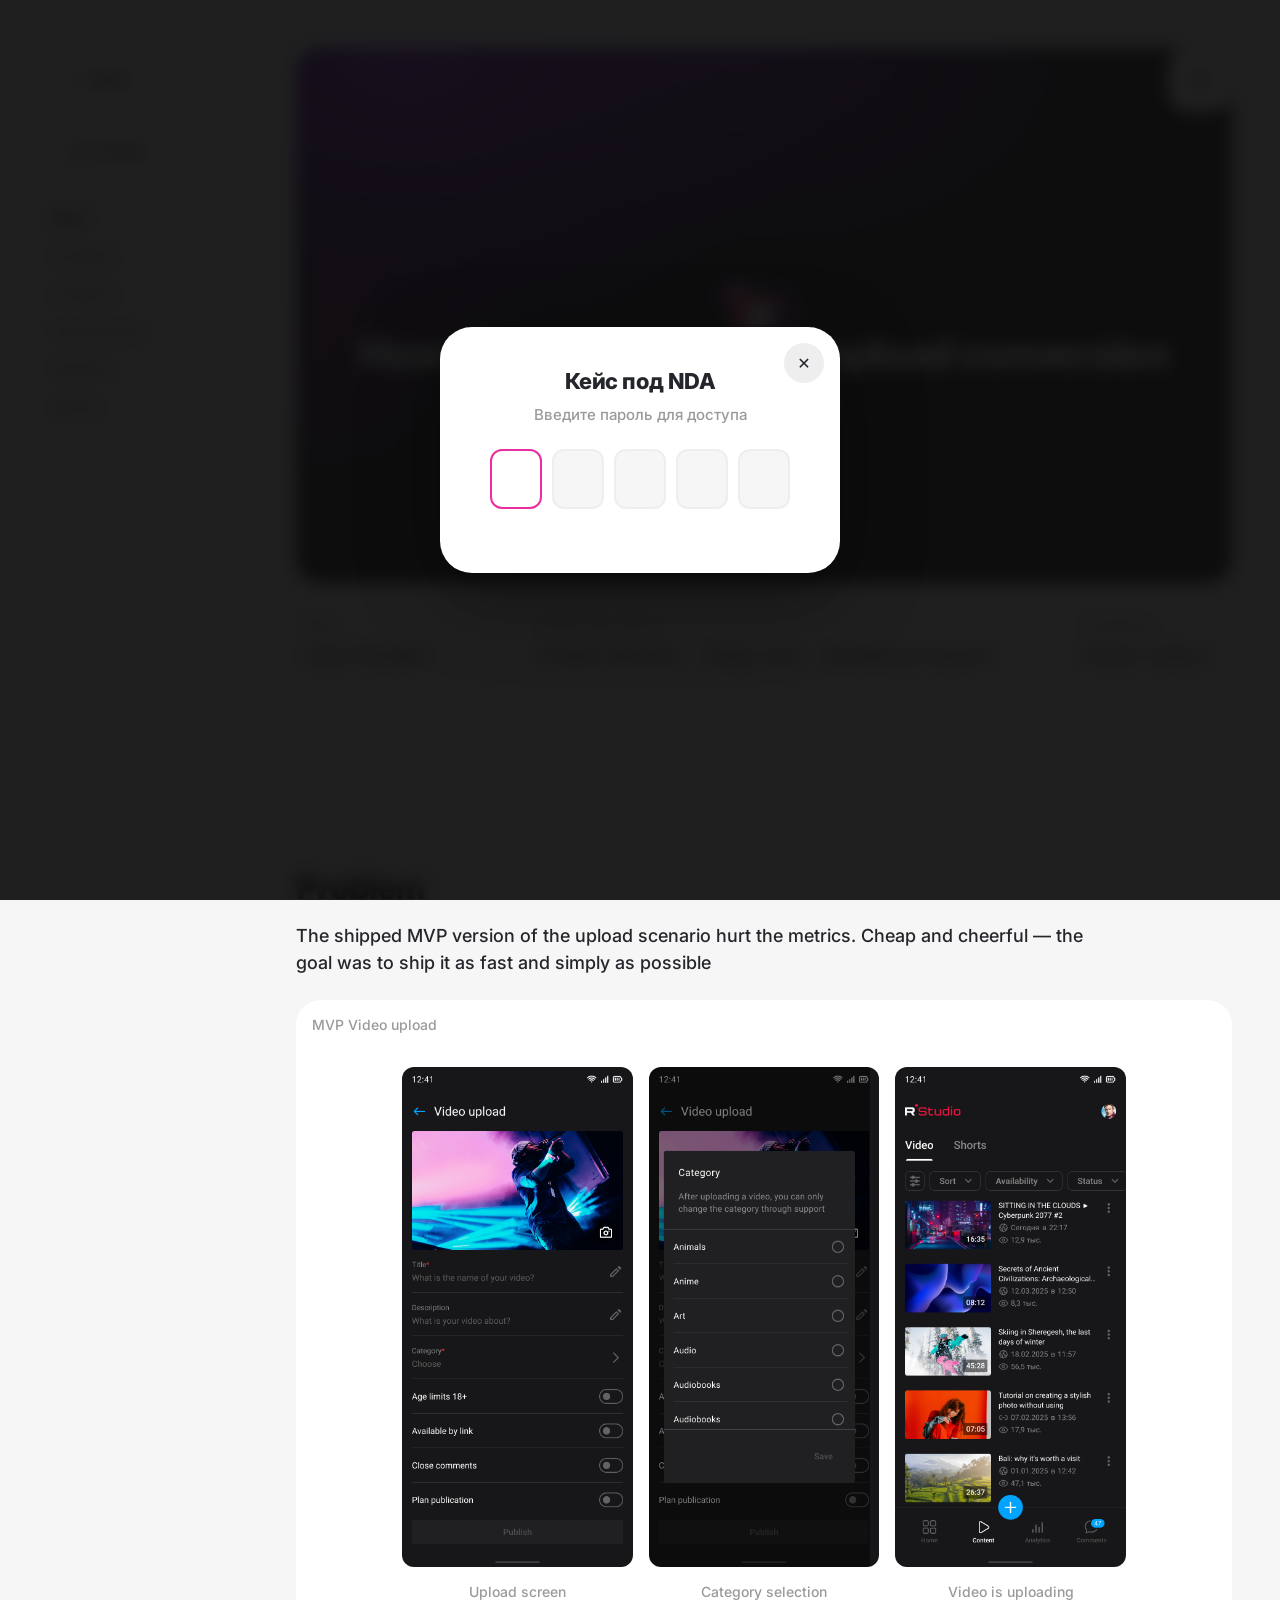
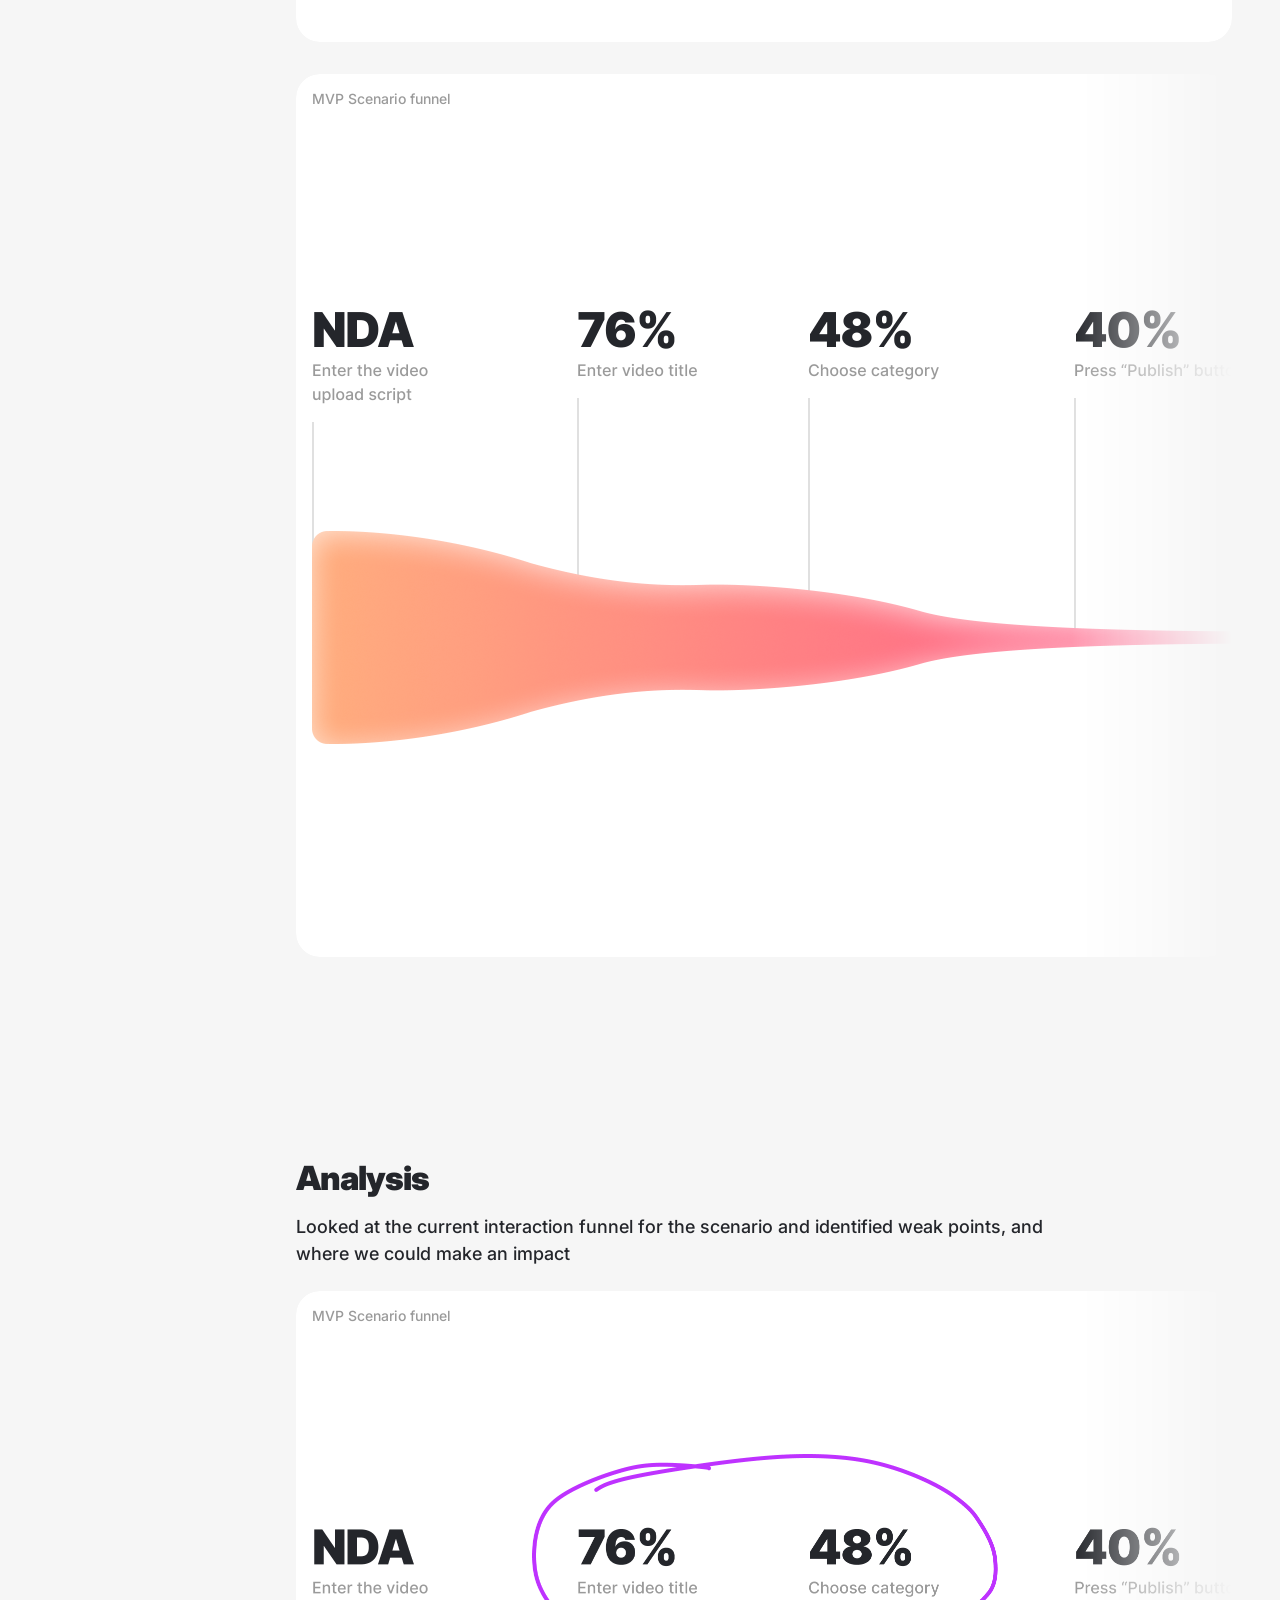
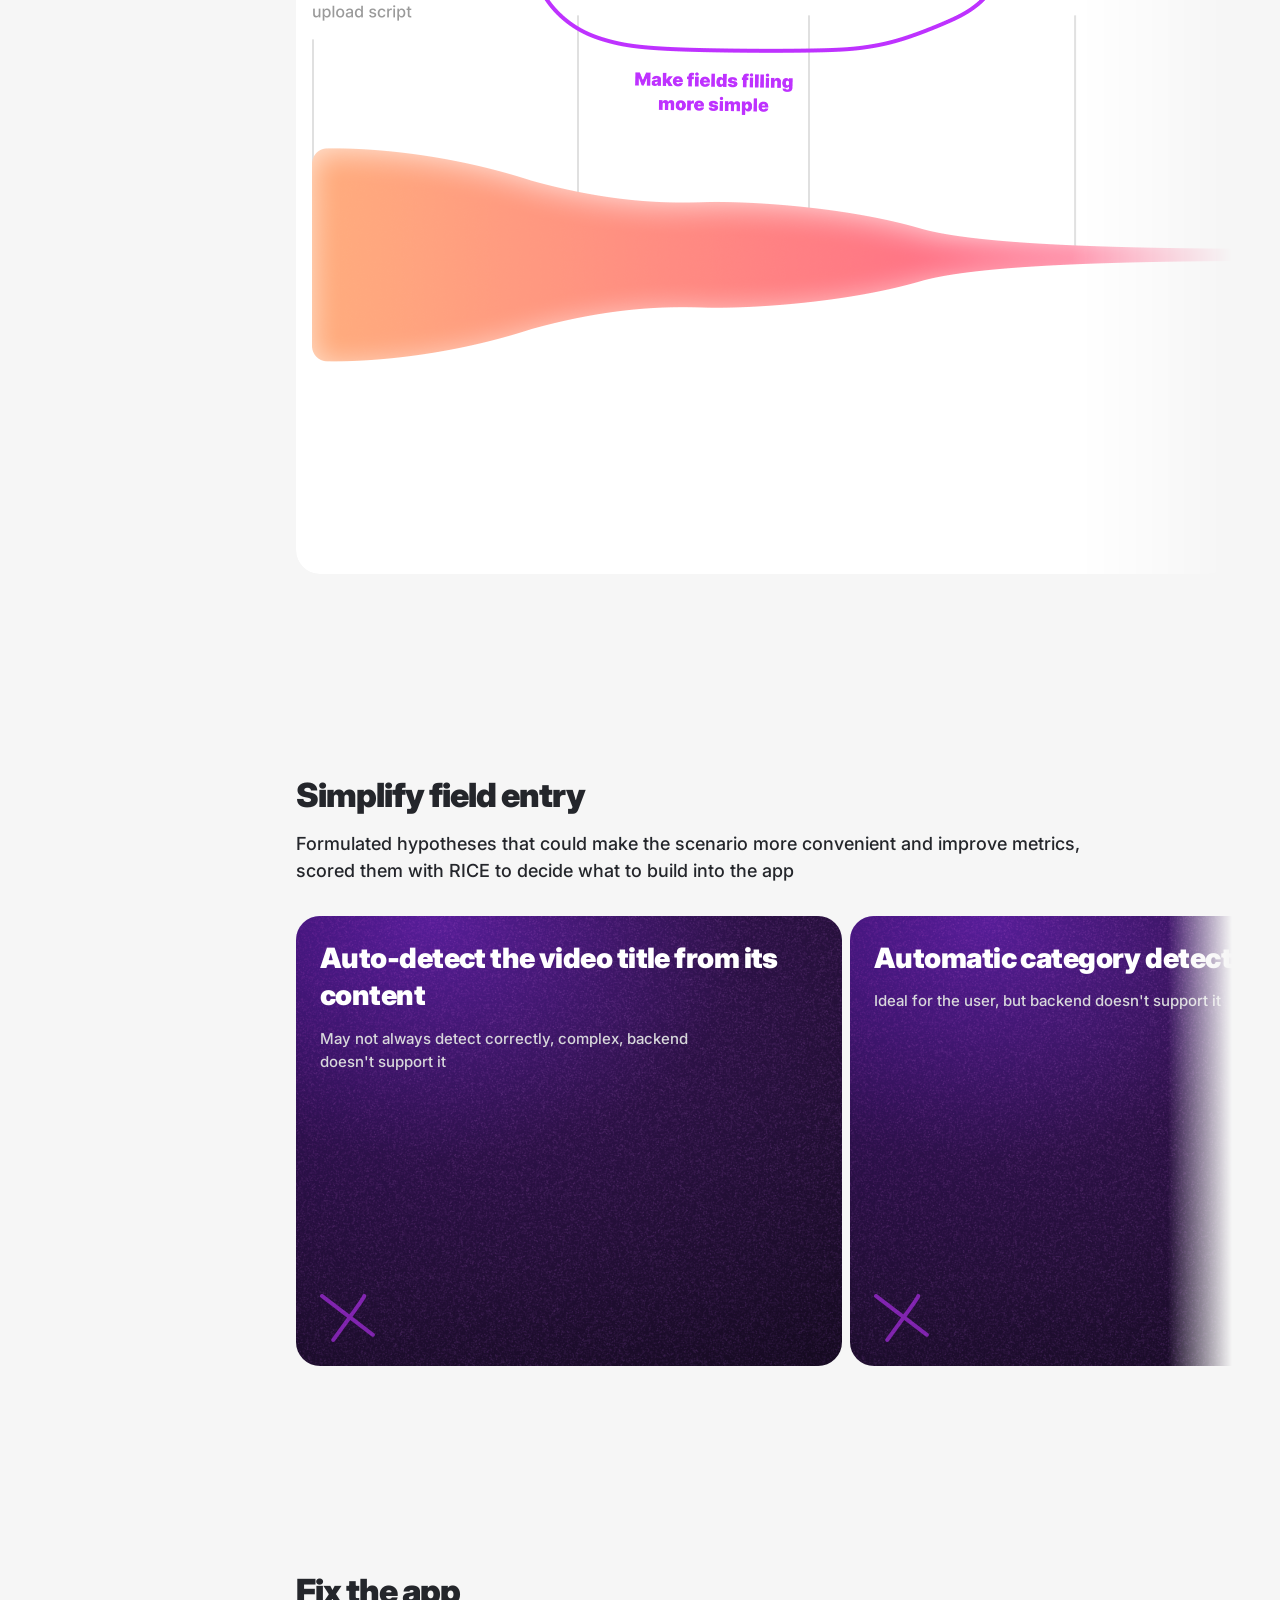
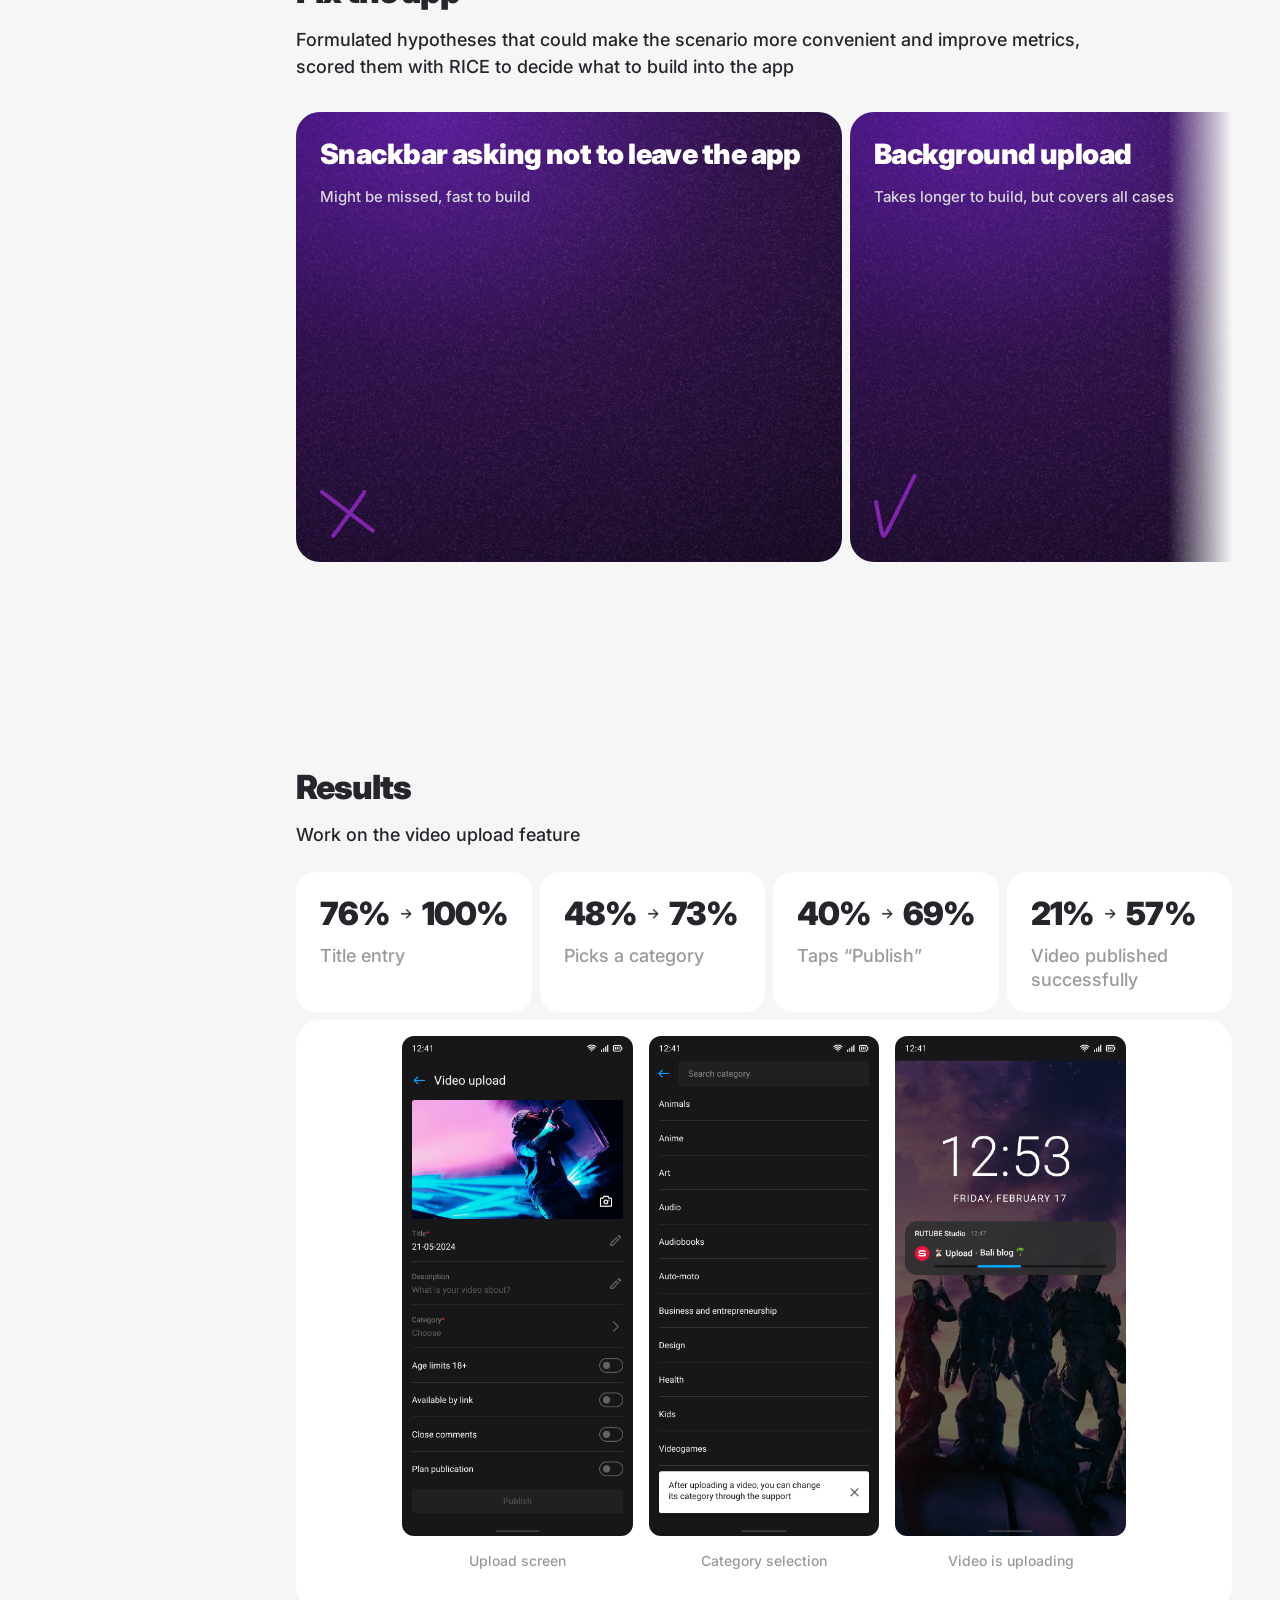
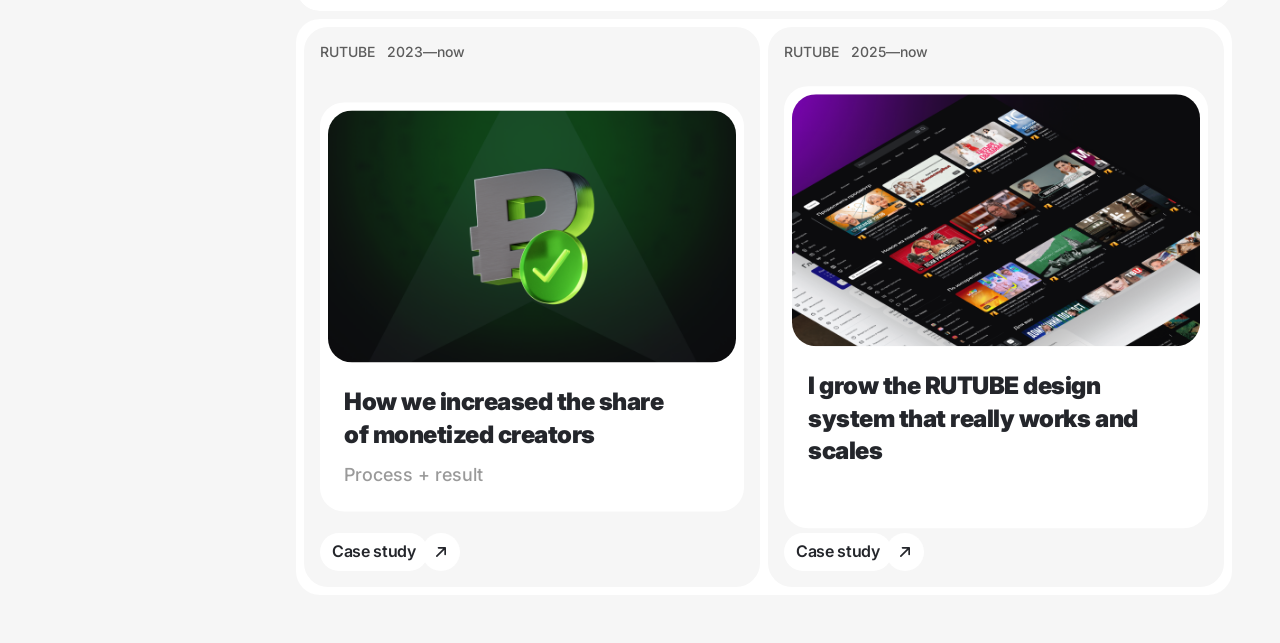
<file: video.html>
<!doctype html>
<html lang="ru">
<head>
<meta charset="UTF-8">
<meta name="viewport" content="width=device-width, initial-scale=1.0">
<title>Видео — Artem Timofeev</title>
<link rel="preconnect" href="https://fonts.googleapis.com">
<link rel="preconnect" href="https://fonts.gstatic.com" crossorigin>
<link href="https://fonts.googleapis.com/css2?family=Inter:wght@500;600;800;900&display=swap" rel="stylesheet">
<link rel="stylesheet" href="styles.css?v=fed64cf">
</head>
<body>

<div class="layout">

  <nav class="subnav">
    <a class="nav-btn" href="javascript:history.back()">
      <svg class="icon-arrow" style="transform:rotate(180deg)" viewBox="0 0 24 24" fill="none"><path d="M7 17L17 7M17 7H9M17 7V15" stroke="currentColor" stroke-width="2" stroke-linecap="round" stroke-linejoin="round"/></svg>
      Назад
    </a>
    <a class="nav-btn" href="index.html">
      <svg width="24" height="24" viewBox="0 0 24 24" fill="none"><path d="M3 12L12 4L21 12M5 10V20H19V10" stroke="currentColor" stroke-width="2" stroke-linecap="round" stroke-linejoin="round"/></svg>
      Главная
    </a>
    <div class="toc">
      <a href="#nachalo" class="is-active">Начало</a>
      <a href="#problem">Проблема</a>
      <a href="#analysis">Анализ</a>
      <a href="#hypo">Гипотезы</a>
      <a href="#solution">Решение</a>
      <a href="#result">Результат</a>
    </div>
  </nav>

  <div class="case-header">
    <div class="case-header__icon"><img src="assets/Case_Upload_Icon.png" alt=""></div>
    <div>
      <div class="case-header__title">Загрузка видео</div>
      <div class="case-header__subtitle">Кейс</div>
    </div>
  </div>

  <button class="menu-fab" id="menuFab" aria-label="Открыть меню"><span></span></button>

  <main class="content subpage">

    <section class="hero case-hero video" id="nachalo">
      <div class="hero__text">
        <img class="case-hero__logo" src="assets/Загрузка видео/Загрузка_Logo.png" alt="">
        <h1>Как мы увеличили конверсию загрузки видео на 36%?</h1>
        <p class="sub">Процесс + результат</p>
      </div>
    </section>

    <section class="info-row plain">
      <div class="info-col">
        <span>Роль</span>
        <b>Senior Designer</b>
      </div>
      <div class="info-col">
        <span>Что было сделано</span>
        <div class="tags">
          <b>Определение проблемы</b>
          <b>Проектирование дизайна</b>
          <b>Сопровождение разработки</b>
        </div>
      </div>
      <div class="info-col">
        <span>Аудитория</span>
        <b>Авторы-партнёры</b>
      </div>
    </section>

    <section class="card plain block-gap" id="problem">
      <div class="card__text">
        <h2>Проблема</h2>
        <p class="lede" style="margin-bottom:0">Реализованная MVP версия сценария загрузки негативно влияла на метрики. Дёшево и сердито, была цель сделать максимально быстро и просто</p>
      </div>
    </section>

    <section class="shot-card" style="margin-top:16px">
      <p class="shot-card__label">MVP Загрузка видео</p>
      <div class="phone-scroll">
        <div class="phone-item"><img src="assets/Загрузка видео/Phone 18.png" data-en-src="assets/eng/Phone 18_eng.png" alt=""><span>Экран загрузки</span></div>
        <div class="phone-item"><img src="assets/Загрузка видео/Phone 19.png" data-en-src="assets/eng/Phone 19_eng.png" alt=""><span>Выбор категории</span></div>
        <div class="phone-item"><img src="assets/Загрузка видео/Phone 20.png" data-en-src="assets/eng/Phone 20_eng.png" alt=""><span>Видео загружается</span></div>
      </div>
    </section>

    <div class="funnel" style="margin-top:24px">
      <p class="funnel__label">MVP Воронка сценария</p>
      <img class="funnel__shape" src="assets/Загрузка видео/Funnel_1.png" data-en-src="assets/eng/Funnel_1_eng.png" alt="">
    </div>

    <section class="card plain block-gap" id="analysis">
      <div class="card__text">
        <h2>Анализ</h2>
        <p class="lede" style="margin-bottom:0">Посмотрели на текущую воронку взаимодействия со сценарием и выявили слабые места, а также зону нашего влияния</p>
      </div>
    </section>

    <div class="funnel" style="margin-top:16px">
      <p class="funnel__label">MVP Воронка сценария</p>
      <img class="funnel__shape" src="assets/Загрузка видео/Funnel_2.png" data-en-src="assets/eng/Funnel_2_eng.png" alt="">
    </div>

    <section class="card plain block-gap" id="hypo">
      <div class="card__text">
        <h2>Упростить заполнение полей</h2>
        <p class="lede" style="margin-bottom:0">Сформулировали гипотезы, которые могут сделать сценарий удобнее и увеличить метрики, оценили их по RICE для внедрения в приложение</p>
      </div>
    </section>

    <div class="flow-cards card-slider" style="margin-top:24px">
      <div class="flow-card">
        <h3>Определять название видео по содержанию</h3>
        <p>Может не всегда корректно определять, сложно, бек не поддерживает</p>
        <span class="idea-card__icon"><img src="assets/Загрузка видео/X_mark.png" alt=""></span>
      </div>
      <div class="flow-card">
        <h3>Автоматическое определение категории</h3>
        <p>Идеально для пользователя, но бек не поддерживает</p>
        <span class="idea-card__icon"><img src="assets/Загрузка видео/X_mark.png" alt=""></span>
      </div>
      <div class="flow-card">
        <h3>Автоматическое заполнение названия</h3>
        <p>Несложно сделать, пользователь поправит позже</p>
        <span class="idea-card__icon"><img src="assets/Загрузка видео/Checkmark.png" alt=""></span>
      </div>
      <div class="flow-card">
        <h3>Настройка предвыбора категории</h3>
        <p>Придётся каждый раз перенастраивать, неудобно и долго</p>
        <span class="idea-card__icon"><img src="assets/Загрузка видео/X_mark.png" alt=""></span>
      </div>
      <div class="flow-card">
        <h3>Выводить сверху наиболее часто выбираемые категории</h3>
        <p>Сложная логика, для некоторых юзеров может не сработать</p>
        <span class="idea-card__icon"><img src="assets/Загрузка видео/X_mark.png" alt=""></span>
      </div>
      <div class="flow-card">
        <h3>Добавить поиск</h3>
        <p>Быстро реализовывать, покрывает все кейсы</p>
        <span class="idea-card__icon"><img src="assets/Загрузка видео/Checkmark.png" alt=""></span>
      </div>
      <div class="flow-card">
        <h3>Расширить область взаимодействия со списком категорий</h3>
        <p>Быстро реализовать и протестировать</p>
        <span class="idea-card__icon"><img src="assets/Загрузка видео/Checkmark.png" alt=""></span>
      </div>
    </div>

    <section class="card plain block-gap">
      <div class="card__text">
        <h2>Починить приложение</h2>
        <p class="lede" style="margin-bottom:0">Сформулировали гипотезы, которые могут сделать сценарий удобнее и увеличить метрики, оценили их по RICE для внедрения в приложение</p>
      </div>
    </section>

    <div class="flow-cards card-slider" style="margin-top:24px">
      <div class="flow-card">
        <h3>Снек с просьбой не выходить из прилы</h3>
        <p>Могут не увидеть, быстро делать</p>
        <span class="idea-card__icon"><img src="assets/Загрузка видео/X_mark.png" alt=""></span>
      </div>
      <div class="flow-card">
        <h3>Фоновая загрузка</h3>
        <p>Делать дольше, но покроем все кейсы</p>
        <span class="idea-card__icon"><img src="assets/Загрузка видео/Checkmark.png" alt=""></span>
      </div>
      <div class="flow-card">
        <h3>Алерт с просьбой не выходить</h3>
        <p>Будет напрягать пользователей, быстро делать</p>
        <span class="idea-card__icon"><img src="assets/Загрузка видео/X_mark.png" alt=""></span>
      </div>
    </div>

    <section class="card plain block-gap" id="result">
      <div class="card__text">
        <h2>Результаты</h2>
        <p class="lede" style="margin-bottom:0">Работы над функцией загрузки видео</p>
      </div>
    </section>

    <section class="shot-card metrics" style="margin-top:16px">
      <div class="stat-scroll">
        <div class="stat-row tiles">
          <div class="stat"><b>76% <img class="mini-arrow-img" src="assets/Arrow_Right.png" alt=""> 100%</b><span>Ввод названия</span></div>
          <div class="stat"><b>48% <img class="mini-arrow-img" src="assets/Arrow_Right.png" alt=""> 73%</b><span>Выбирает категорию</span></div>
          <div class="stat"><b>40% <img class="mini-arrow-img" src="assets/Arrow_Right.png" alt=""> 69%</b><span>Нажатие на «Опубликовать»</span></div>
          <div class="stat"><b>21% <img class="mini-arrow-img" src="assets/Arrow_Right.png" alt=""> 57%</b><span>Видео успешно опубликовано</span></div>
        </div>
      </div>
    </section>

    <section class="shot-card">
      <div class="phone-scroll">
        <div class="phone-item"><img src="assets/Загрузка видео/Phone 21.png" data-en-src="assets/eng/Phone 21_eng.png" alt=""><span>Экран загрузки</span></div>
        <div class="phone-item"><img src="assets/Загрузка видео/Phone 22.png" data-en-src="assets/eng/Phone 22_eng.png" alt=""><span>Выбор категории</span></div>
        <div class="phone-item"><img src="assets/Загрузка видео/Phone 23.png" data-en-src="assets/eng/Phone 23_eng.png" alt=""><span>Видео загружается</span></div>
      </div>
    </section>

    <section class="card">
      <div class="teaser-row">
      <div class="teaser-card">
        <div class="teaser-card__meta"><span>RUTUBE</span><span>2023—now</span></div>
        <div class="teaser-card__inner">
          <div class="teaser-card__media"><img src="assets/Monetisation_Thumbnail.png" alt=""></div>
          <div>
            <h4>Как мы увеличили долю монетизируемых авторов?</h4>
            <p class="desc" style="margin-top:12px">Процесс + результат</p>
          </div>
        </div>
        <div class="teaser-card__cta">
          <a class="btn-pill" href="monetization.html">
            <span class="pill">Case study</span>
            <span class="pill-icon"><svg width="20" height="20" viewBox="0 0 24 24" fill="none"><path d="M7 17L17 7M17 7H9M17 7V15" stroke="currentColor" stroke-width="2" stroke-linecap="round" stroke-linejoin="round"/></svg></span>
          </a>
        </div>
      </div>
      <div class="teaser-card">
        <div class="teaser-card__meta"><span>RUTUBE</span><span>2025—now</span></div>
        <div class="teaser-card__inner">
          <div class="teaser-card__media"><img src="assets/Ds_Thumbnail.png" alt=""></div>
          <div>
            <h4>Развиваю дизайн-систему RUTUBE, которая реально работает и масштабируется</h4>
            <p class="desc" style="margin-top:12px">&nbsp;</p>
          </div>
        </div>
        <div class="teaser-card__cta">
          <a class="btn-pill" href="design-system.html">
            <span class="pill">Case study</span>
            <span class="pill-icon"><svg width="20" height="20" viewBox="0 0 24 24" fill="none"><path d="M7 17L17 7M17 7H9M17 7V15" stroke="currentColor" stroke-width="2" stroke-linecap="round" stroke-linejoin="round"/></svg></span>
          </a>
        </div>
      </div>
      </div>
    </section>

  </main>
</div>

<div class="case-modal-overlay" id="caseOverlay"></div>
<div class="case-modal" id="caseModal">
  <button class="case-modal__close" id="caseClose" aria-label="Закрыть">✕</button>
  <div class="case-modal__panel">
    <div class="case-modal__header">
      <div class="case-modal__icon"><img src="assets/Case_Upload_Icon.png" alt=""></div>
      <div>
        <div class="case-modal__title">Загрузка видео</div>
        <div class="case-modal__subtitle">Кейс</div>
      </div>
      <div class="case-modal__lang">
        <button class="active" data-lang="ru">RU</button>
        <button data-lang="en">EN</button>
      </div>
    </div>
    <nav class="case-modal__toc">
      <a href="#nachalo" class="is-active">Начало</a>
      <a href="#problem">Проблема</a>
      <a href="#analysis">Анализ</a>
      <a href="#hypo">Гипотезы</a>
      <a href="#solution">Решение</a>
      <a href="#result">Результат</a>
      <a href="index.html">Главная</a>
    </nav>
    <div class="case-modal__profile">
      <div class="profile-card" style="padding:4px 0">
        <div class="profile-card__avatar"><img src="assets/Avatar.png" alt="Artem Timofeev"></div>
        <div class="profile-card__role">Product designer</div>
        <div class="profile-card__name">Artem Timofeev</div>
      </div>
      <div class="sidebar-list">
        <div class="exp-row">
          <div class="exp-row__icon"><img src="assets/Work_1.png" alt=""></div>
          <div class="exp-row__meta"><div class="exp-row__period">Your company</div><div class="exp-row__title">Design related</div></div>
        </div>
        <div class="exp-row">
          <div class="exp-row__icon"><img src="assets/Work_2.png" alt="Rutube"></div>
          <div class="exp-row__meta"><div class="exp-row__period">Rutube 2025 — Now</div><div class="exp-row__title">Lead DS designer</div></div>
        </div>
        <div class="exp-row">
          <div class="exp-row__icon"><img src="assets/Work_2.png" alt="Rutube"></div>
          <div class="exp-row__meta"><div class="exp-row__period">Rutube 2023 — 2025</div><div class="exp-row__title">Senior designer</div></div>
        </div>
        <div class="exp-row">
          <div class="exp-row__icon"><img src="assets/Work_3.png" alt="Bay of sea"></div>
          <div class="exp-row__meta"><div class="exp-row__period">Bay of sea 2022 — 2023</div><div class="exp-row__title">Studio owner</div></div>
        </div>
        <div class="exp-row">
          <div class="exp-row__icon"><img src="assets/Work_4.png" alt="Freelance"></div>
          <div class="exp-row__meta"><div class="exp-row__period">Freelance 2019 — now</div><div class="exp-row__title">Designer</div></div>
        </div>
        <div class="sidebar-links">
          <a href="https://t.me/artemmtimofeev" target="_blank" rel="noopener">Contact <svg class="icon-arrow" viewBox="0 0 24 24" fill="none"><path d="M7 17L17 7M17 7H9M17 7V15" stroke="currentColor" stroke-width="2" stroke-linecap="round" stroke-linejoin="round"/></svg></a>
          <a href="https://www.linkedin.com/in/artemmtimofeev/?locale=ru" target="_blank" rel="noopener">Linkedin <svg class="icon-arrow" viewBox="0 0 24 24" fill="none"><path d="M7 17L17 7M17 7H9M17 7V15" stroke="currentColor" stroke-width="2" stroke-linecap="round" stroke-linejoin="round"/></svg></a>
          <a href="https://hirehi.ru/resume/7KIi3SW5td" target="_blank" rel="noopener">CV <svg class="icon-arrow" viewBox="0 0 24 24" fill="none"><path d="M7 17L17 7M17 7H9M17 7V15" stroke="currentColor" stroke-width="2" stroke-linecap="round" stroke-linejoin="round"/></svg></a>
        </div>
      </div>
    </div>
  </div>
</div>

<script src="script.js?v=fed64cf"></script>
</body>
</html>
</file>
<file: styles.css>
/* ==========================================================================
   Folio — Design tokens
   ========================================================================== */
:root{
  --bg: #f6f6f6;
  --surface: #ffffff;
  --surface-2: #eeeeee;
  --ink: #24262b;
  --muted: #9a9a9a;
  --dark: #17181a;
  --dark-2: #1d1d1e;
  --dark-3: #0c0c0e;
  --accent-pink: #eb2e9f;
  --accent-blue: #4f7dff;
  --accent-yellow: #fec901;
  --accent-green: #22c57a;
  --accent-violet: #be32ff;
  /* Sticky-note colours from the category diagram — also used by its legend */
  --sticky-yellow: #ffe299;
  --sticky-green: #b3efbd;

  --radius-xl: 32px;
  --radius-lg: 24px;
  --radius-md: 20px;
  --radius-sm: 12px;
  --radius-pill: 999px;

  --gap: 8px;
  --pad: 32px;

  --sidebar-w: 398px;
  --fab-size: 64px;
  --side-margin: 48px;
  --sidebar-gap: 8px;

  --content-max: 1418px;

  --ff-display: 'Inter', system-ui, sans-serif;
  --ff-body: 'Inter', system-ui, sans-serif;
}

*{ box-sizing: border-box; }
html{ scroll-behavior: smooth; }
html, body{ max-width:100%; overflow-x:hidden; }
body{
  margin:0;
  background: var(--bg);
  color: var(--ink);
  font-family: var(--ff-body);
  font-weight: 500;
  line-height: 1.35;
  -webkit-font-smoothing: antialiased;
}
/* Modifier: page-wide dark theme (design-system.html) */
body.ds-page{
  background:#0c0c0e;
  color:#fff;
}
body.ds-page .card:not(.plain){ background: var(--dark); }
body.ds-page .teaser-card{ background: var(--dark-2); }
body.ds-page .teaser-card__inner{ background: var(--dark); }
body.ds-page .teaser-card .pill, body.ds-page .teaser-card .pill-icon{ background:var(--dark-2); color:#fff; }
body.ds-page .teaser-card:hover .pill, body.ds-page .teaser-card:hover .pill-icon{ background:#fff; color:var(--ink); }
body.ds-page .case-modal__close{ background:var(--dark-2); color:#fff; }

/* Fixed top bar + burger menu + case-modal — dark theme on design-system.html */
body.ds-page .subnav .nav-btn{ background: var(--dark); color:#fff; }
body.ds-page .subnav .toc a:hover, body.ds-page .subnav .toc a.is-active{ color:#fff; }
body.ds-page .case-header{ background: rgba(12,12,14,.82); color:#fff; }
body.ds-page .case-header__subtitle{ color:#9a9a9a; }
body.ds-page .menu-fab{ background: var(--dark); }
body.ds-page .menu-fab span, body.ds-page .menu-fab span::before, body.ds-page .menu-fab span::after{ background:#fff; }
body.ds-page .case-modal__panel{ background: var(--dark); color:#fff; }
body.ds-page .case-modal__subtitle{ color:#9a9a9a; }
body.ds-page .case-modal__lang button{ color:#9a9a9a; }
body.ds-page .case-modal__lang button.active{ color:#fff; }
body.ds-page .case-modal__toc a{ background: var(--dark-2); color:#9a9a9a; }
body.ds-page .case-modal__toc a:hover, body.ds-page .case-modal__toc a.is-active{ color:#fff; }
body.ds-page .case-modal__profile .profile-card__role{ color:#9a9a9a; }
body.ds-page .case-modal__profile .exp-row{ background: var(--dark-2); color:#fff; }
body.ds-page .case-modal__profile .exp-row__period{ color:#9a9a9a; }
body.ds-page .case-modal__profile .sidebar-links a{ background: var(--dark-2); color:#fff; }
body.ds-page .case-modal__profile .sidebar-links a:hover{ background:#fff; color:var(--ink); }
}
img{ max-width:100%; display:block; }
a{ color:inherit; text-decoration:none; }
button{ font-family:inherit; }

::selection{ background: var(--accent-pink); color:#fff; }

@media (prefers-reduced-motion: reduce){
  html{ scroll-behavior:auto; }
  *{ animation-duration:.001ms !important; transition-duration:.001ms !important; }
}

/* ==========================================================================
   Layout — sidebar (left, fixed) + main content + menu fab (right, fixed)
   ========================================================================== */
.layout{
  position: relative;
  min-height: 100vh;
  padding: var(--side-margin);
  display: block;
}

.sidebar{
  position: fixed;
  top: var(--side-margin);
  left: var(--side-margin);
  width: var(--sidebar-w);
  max-height: calc(100vh - (var(--side-margin) * 2));
  overflow-y: auto;
  z-index: 40;
  scrollbar-width: thin;
}
.sidebar::-webkit-scrollbar{ width:4px; }
.sidebar::-webkit-scrollbar-thumb{ background: #ddd; border-radius: 4px; }

.profile-burger{
  display:none;
}

.profile-overlay{
  position:fixed; inset:0; background:rgba(0,0,0,.4);
  z-index:75; opacity:0; pointer-events:none; transition:opacity .3s ease;
}
.profile-overlay.is-open{ opacity:1; pointer-events:auto; }

.profile-modal{
  position:fixed; left:50%; top:50%;
  transform: translate(-50%,-48%) scale(.97);
  width:min(440px, calc(100vw - 24px));
  z-index:80;
  display:flex; flex-direction:column; align-items:flex-end; gap:8px;
  opacity:0; pointer-events:none;
  transition: opacity .3s ease, transform .3s ease;
}
.profile-modal.is-open{
  opacity:1; pointer-events:auto;
  transform: translate(-50%,-50%) scale(1);
}
.profile-modal__close{
  width:48px; height:48px; border-radius:50%; flex-shrink:0;
  background:#fff; border:none; cursor:pointer;
  font-size:18px; color:var(--ink);
  box-shadow: 0 4px 16px rgba(0,0,0,.12);
  display:flex; align-items:center; justify-content:center;
}
.profile-modal__panel{
  width:100%;
  max-height: calc(100vh - 110px); overflow-y:auto;
  background:var(--bg); padding:16px; border-radius:24px;
  box-shadow: 0 24px 80px rgba(0,0,0,.25);
  display:flex; flex-direction:column; gap:8px;
}
.profile-modal .sidebar-list,
.profile-modal .sidebar-links{ display:flex !important; }
.profile-modal .profile-card{
  display:grid !important;
  grid-template-columns: 56px 1fr auto;
  column-gap:14px;
  row-gap:0;
  align-items:center;
  justify-content:start;
  text-align:left !important;
  padding:4px 0;
}
.profile-modal .profile-card__avatar{ width:56px; height:56px; border-radius:14px; grid-row:1 / span 2; margin-bottom:0; }
.profile-modal .profile-card__name{ grid-column:2; grid-row:1; align-self:end; font-size:16px; }
.profile-modal .profile-card__role{ grid-column:2; grid-row:2; align-self:start; font-size:13px; }
.profile-modal .profile-card__lang{
  display:flex !important; position:static; margin:0;
  grid-column:3; grid-row:1 / span 2; align-self:center;
}

/* 7. Smooth language switch */
body{ transition: opacity .2s ease; }
body.lang-switching{ opacity:0; }

.profile-card{
  display:flex;
  flex-direction:column;
  align-items:center;
  gap:2px;
  padding: 16px 0 12px;
  text-align:center;
}
.profile-card__avatar{ margin-bottom:10px; }
.profile-card__avatar{
  width:80px; height:80px;
  border-radius: 18px;
  background: transparent;
  position:relative;
  overflow:hidden;
  flex-shrink:0;
}
.profile-card__avatar img{ width:100%; height:100%; object-fit:cover; }
.profile-card__lang{
  position:absolute; top:24px; left:0;
  display:flex; gap:8px; font-size:10px; font-weight:500;
}
.profile-card__lang button{
  border:none; background:none; padding:0; cursor:pointer;
  color: var(--muted); font: inherit; font-size: 10px;
}
.profile-card__lang button.active{ color: var(--ink); }
.profile-card__role{ color:var(--muted); font-size:14px; }
.profile-card__name{ font-weight:600; font-size:16px; letter-spacing:-.02em; }

.sidebar-list{
  display:flex; flex-direction:column; gap:8px;
}
.exp-row{
  background: var(--surface);
  border-radius: var(--radius-md);
  padding:16px;
  height:72px;
  display:flex; gap:12px; align-items:center;
}
.exp-row__icon{
  width:40px; height:40px; border-radius:10px;
  background: transparent;
  flex-shrink:0;
  display:flex; align-items:center; justify-content:center;
  font-size:16px;
  overflow:hidden;
}
.exp-row__icon img{ width:40px; height:40px; object-fit:cover; border-radius:10px; }
.exp-row__meta{ min-width:0; }
.exp-row__period{ color:var(--muted); font-size:14px; line-height:19px; }
.exp-row__title{ font-weight:600; font-size:16px; line-height:16px; letter-spacing:-.02em; margin-top:4px; }

.sidebar-links{
  display:flex; gap:10px; margin-top:2px;
}
.sidebar-links.single a{ flex:none; width:100%; }
.sidebar-links a{
  flex:1;
  background: var(--surface);
  border-radius: var(--radius-md);
  height:64px;
  display:flex; align-items:center; justify-content:center; gap:8px;
  font-weight:600; font-size:16px; letter-spacing:-.02em;
  transition: background .15s ease;
}
.sidebar-links a{ transition: background .25s ease, color .25s ease; }
.sidebar-links a:hover{ background: var(--dark); color:#fff; box-shadow:none; }

.icon-arrow{
  width:16px; height:16px; flex-shrink:0;
}

/* ==========================================================================
   Right fixed control — menu FAB
   ========================================================================== */
.menu-fab{
  position: fixed;
  top: var(--side-margin);
  right: var(--side-margin);
  width: var(--fab-size); height: var(--fab-size);
  border-radius: var(--radius-md);
  background: var(--surface);
  border:none; cursor:pointer;
  z-index: 60;
  display:flex; align-items:center; justify-content:center;
  box-shadow: 0 2px 12px rgba(0,0,0,.06);
  transition: transform .15s ease;
}
.menu-fab:hover{ transform: translateY(-2px); }
.menu-fab span{ display:block; width:16px; height:2px; background: var(--ink); border-radius:2px; position:relative; }
.menu-fab span::before, .menu-fab span::after{
  content:""; position:absolute; left:0; width:16px; height:2px; background:var(--ink); border-radius:2px;
}
.menu-fab span::before{ top:-5px; }
.menu-fab span::after{ top:5px; }

.nav-drawer{
  position: fixed;
  top:0; right:0; bottom:0;
  width: min(360px, 100vw);
  background: var(--dark-2);
  color:#fff;
  z-index: 70;
  padding: 24px;
  transform: translateX(100%);
  transition: transform .3s ease;
  display:flex; flex-direction:column;
}
.nav-drawer.is-open{ transform: translateX(0); }
.nav-drawer__close{
  align-self:flex-end;
  width:40px; height:40px; border-radius:12px;
  background: rgba(255,255,255,.08);
  border:none; color:#fff; font-size:18px; cursor:pointer;
  margin-bottom:32px;
}
.nav-drawer__eyebrow{ color:#9a9a9a; font-size:14px; margin-bottom:16px; }
.nav-drawer nav{ display:flex; flex-direction:column; gap:4px; }
.nav-drawer nav a{
  padding:14px 16px; border-radius:16px;
  font-weight:800; font-size:22px; letter-spacing:-.02em;
  transition: background .15s ease;
}
.nav-drawer nav a:hover, .nav-drawer nav a.is-active{ background: rgba(255,255,255,.08); }
.nav-drawer nav a.is-active{ color: var(--accent-yellow); }
.nav-drawer__footer{ margin-top:auto; color:#666; font-size:13px; }

.scrim{
  position:fixed; inset:0; background:rgba(0,0,0,.35);
  z-index:65; opacity:0; pointer-events:none; transition:opacity .3s ease;
}
.scrim.is-open{ opacity:1; pointer-events:auto; }

/* ==========================================================================
   Main content column
   ========================================================================== */
.content{
  max-width: var(--content-max);
  margin: 0 auto;
  margin-left: calc(var(--sidebar-w) + var(--side-margin) + var(--sidebar-gap));
  display:flex; flex-direction:column; gap:8px;
}
.content.subpage{
  margin-left: calc(var(--side-margin) + 160px + 40px);
}
@media (max-width:1024px){
  .content.subpage{ margin-left:0; }
}

/* ==========================================================================
   Hero (dark)
   ========================================================================== */
.hero{
  position:relative;
  overflow:hidden;
  background: #1d1d1d;
  border-radius: var(--radius-lg);
  padding: 8px;
  color:#fff;
  min-height: 639px;
  display:flex; flex-direction:column;
}
.hero::before{
  content:"";
  position:absolute; inset:0;
  background:
    radial-gradient(75% 90% at 12% 0%, rgba(150,45,230,.9), transparent 62%),
    radial-gradient(45% 55% at 52% 0%, rgba(190,50,255,.4), transparent 70%),
    radial-gradient(35% 40% at 0% 55%, rgba(235,46,159,.25), transparent 70%);
  pointer-events:none;
}
.hero::after{
  content:"";
  position:absolute; inset:0;
  background: url("assets/Bg_main_noise.png") top left / cover no-repeat;
  mix-blend-mode: soft-light;
  opacity:.18;
  pointer-events:none;
}
/* Modifier: green noise variant (used on monetization.html hero instead of the default violet glow) */
.hero.green::before{
  background: url("assets/Green_noise.png") left center / cover no-repeat;
}
.hero.green{ min-height:535px; justify-content:center; }
.hero.case-hero.green .hero__text{ padding-top:96px; gap:24px; }
.hero.green .case-hero__logo{ top:-4px; width:140px; height:140px; }
@media (max-width:1024px){
  .hero.green{ min-height:508px; }
  .hero.case-hero.green .hero__text{ padding-top:66px; }
  .hero.green .case-hero__logo{ top:6px; width:140px; height:140px; }
}
@media (max-width:720px){
  .hero.green{ min-height:481px; }
  .hero.case-hero.green .hero__text{ padding-top:40px; }
  .hero.green .case-hero__logo{ top:-32px; width:140px; height:140px; }
}
/* Modifier: push hero__text lower (used on video.html, without the green color swap) */
.hero.case-hero.video{ min-height:535px; justify-content:center; }
.hero.case-hero.video .hero__text{ padding-top:160px; }
.hero.video .case-hero__logo{ top:88px; width:140px; height:140px; }
@media (max-width:1024px){
  .hero.case-hero.video{ min-height:508px; }
  .hero.case-hero.video .hero__text{ padding-top:130px; }
  .hero.video .case-hero__logo{ top:56px; width:140px; height:140px; }
}
@media (max-width:720px){
  .hero.case-hero.video{ min-height:481px; }
  .hero.case-hero.video .hero__text{ padding-top:104px; }
  .hero.video .case-hero__logo{ top:16px; width:140px; height:140px; }
}
.hero__text{ position:relative; z-index:1; padding: 24px 24px 0; display:flex; flex-direction:column; gap:16px; }
.hero h1{
  font-weight:900; font-size: clamp(28px, 3.2vw, 48px);
  letter-spacing:-.03em; line-height:1.05; margin:0; max-width: 840px;
}
.hero .sub{ font-size:18px; margin:0; }
.hero .feature-grid{
  position:relative; z-index:1;
  margin-top:auto;
  display:grid;
  grid-template-columns: repeat(4, 1fr);
  gap:8px;
}
.feature-card{
  background: rgba(12,12,14,.78);
  backdrop-filter: blur(8px);
  border-radius: var(--radius-lg);
  padding:24px;
  min-height: 382px;
  display:flex; flex-direction:column; justify-content:space-between;
  position:relative; z-index:1;
}
.feature-card__icon{ font-size:32px; }
.feature-card__icon img{ width:auto; height:64px; max-width:100%; object-fit:contain; object-position:left top; }
.feature-card p{
  font-weight:900; font-size:24px; letter-spacing:-.02em; line-height:1.05; margin:0;
}

/* ==========================================================================
   Cards / case studies
   ========================================================================== */
.showcase-img{ position:static; width:100%; height:auto; object-fit:cover; border-radius: var(--radius-md); display:block; }
.showcase-img.contain{ width:min(980px, 88%); margin: 0 auto; height:auto; object-fit:contain; border-radius:0; }
.showcase.fill{ height:500px; padding:0; display:block; }
.showcase.fill .showcase-img{ position:absolute; inset:0; width:100%; height:100%; object-fit:cover; border-radius: var(--radius-lg); }
.showcase.fill .showcase-img.bottom{
  top:auto; bottom:0; left:50%; transform:translateX(-50%);
  height:436px; width:auto; max-width:none; object-fit:contain;
  border-radius:0;
}
@media (max-width:1024px){ .showcase.fill{ height:360px; } .showcase.fill .showcase-img.bottom{ height:320px; } }
@media (max-width:720px){ .showcase.fill{ height:240px; } .showcase.fill .showcase-img.bottom{ height:220px; } }
.project-card__thumb, .teaser-card__media{ overflow:hidden; }
.icon-chip__icon img{ width:24px; height:24px; object-fit:contain; }

.card{
  background: var(--surface);
  border-radius: var(--radius-lg);
  padding: 8px;
}
.card__text{
  padding: 24px 24px 0;
  display:flex; flex-direction:column;
}
.card h2{
  font-weight:900; font-size: clamp(24px, 2.6vw, 48px);
  letter-spacing:-.03em; line-height:1.08; margin:0 0 16px;
}
.card .lede{
  color:var(--muted); font-size:18px; line-height:1.5; max-width:700px; margin:0 0 24px;
}
.lede-list{ color:var(--muted); font-size:18px; line-height:1.5; padding-left:22px; max-width:700px; }
/* Case pages run their body copy in ink, per the mockups; the home page keeps it muted */
.subpage .lede,
.subpage .lede-list{ color:var(--ink); }
@media (max-width:720px){ .lede-list{ font-size:16px; } }
/* Modifier: visible gap between items — for long, multi-sentence list entries (hypotheses, roadmap) */
.lede-list.spaced li{ margin-bottom:16px; }
.lede-list.spaced li:last-child{ margin-bottom:0; }

/* Prioritised hypotheses: bold claim, plain reasoning, violet verdict */
.hypo-list{ display:flex; flex-direction:column; gap:56px; max-width:700px; }
.hypo{ color:var(--ink); }
.hypo p{ margin:0; font-size:18px; line-height:1.5; }
.hypo p + p{ margin-top:24px; }
.hypo__claim{ font-weight:700; }
.hypo__verdict{ color:var(--accent-violet); }
@media (max-width:720px){
  .hypo-list{ gap:40px; }
  .hypo p{ font-size:16px; }
}

/* Category legend — colored dot + label pairs above a diagram image */
.category-legend{ display:flex; flex-wrap:wrap; align-items:center; gap:32px; color:var(--muted); font-size:14px; font-weight:500; }
.category-legend__item{ display:inline-flex; align-items:center; gap:8px; }
/* flex:none keeps the dot round — as a flex child it would otherwise shrink into an oval */
.category-legend__dot{ flex:none; width:16px; height:16px; border-radius:50%; }
.category-legend__dot.missed{ background: var(--sticky-yellow); }
.category-legend__dot.reached{ background: var(--sticky-green); }

.stat-row{
  display:flex; flex-wrap:wrap; gap:48px;
}
.stat{ display:flex; flex-direction:column; gap:8px; }
/* Modifier: each metric on its own tile (used in case-page "Результаты" blocks) */
.stat-row.tiles{ gap:8px; flex-wrap:nowrap; width:100%; }
.stat-row.tiles .stat{
  background: var(--surface);
  border-radius: var(--radius-md);
  padding: 20px 24px;
  flex:1 1 0;
}
.shot-card.metrics{ background: var(--bg); padding:0; }
.stat b{ font-weight:900; font-size:32px; letter-spacing:-.03em; display:flex; align-items:center; gap:6px; }
.mini-arrow{ font-size:0.5em; font-weight:600; color: var(--muted); display:inline-block; }
.mini-arrow-img{ width:20px; height:20px; object-fit:contain; display:inline-block; flex-shrink:0; }
.stat span{ color:var(--muted); font-size:18px; }
.stat b.positive{ color:var(--accent-green); }
.stat b.negative{ color:#e5484d; }

.showcase{
  background: var(--bg);
  border-radius: var(--radius-lg);
  padding: 16px;
  position:relative;
  min-height: 0;
  overflow:hidden;
  margin-top: 40px;
  display:flex; flex-direction:column; justify-content:center;
}
.showcase .pill-row{
  position:absolute; left:16px; bottom:16px; z-index:2;
  display:flex; gap:6px;
}
.showcase .eyebrow-row{
  position:absolute; left:16px; top:16px; z-index:2;
  display:flex; gap:12px; font-size:14px; color:#9a9a9a; font-weight:500;
  mix-blend-mode: difference;
}
.pill{
  background:#fff; border-radius: var(--radius-pill);
  padding:8px 12px; font-weight:600; font-size:16px; letter-spacing:-.02em;
  display:inline-flex; align-items:center; gap:6px;
  transition: background .25s ease, color .25s ease;
}
.pill-icon{
  width:38px; height:38px; border-radius:50%;
  background:#fff; display:flex; align-items:center; justify-content:center;
  transition: background .25s ease, color .25s ease;
}

/* ==========================================================================
   Hover: инверсия кнопок + тень под картинкой при наведении на блок
   ========================================================================== */
.showcase-img, .teaser-card__media, .teaser-card__inner, .project-card__thumb img{
  transition: box-shadow .3s ease, transform .3s ease;
}
.showcase:hover .pill, .showcase:hover .pill-icon,
.teaser-card:hover .pill, .teaser-card:hover .pill-icon{
  background: var(--dark);
  color:#fff;
}
.teaser-card:hover .teaser-card__inner{
  box-shadow: 0 48px 96px -32px rgba(0,0,0,.18), 0 20px 48px -20px rgba(0,0,0,.1);
}

/* ==========================================================================
   Compare panels — "было / стало" pair (design-system case page)
   ========================================================================== */
.compare-panels{ display:flex; gap:8px; }
.compare-panels.card-slider{ gap:8px; }
.compare-panels .panel{
  flex:1; position:relative; overflow:hidden;
  background: var(--dark);
  border-radius: var(--radius-lg);
  padding:32px;
  height:750px;
  display:flex; flex-direction:column;
  color:#fff;
}
.compare-panels .panel.violet{ background: var(--dark) url("assets/Bg.png") center / cover no-repeat; }
.compare-panels .panel.tv{ background: var(--dark) url("assets/Bg_Tv.png") center / cover no-repeat; }
.compare-panels .panel h3{ font-weight:900; font-size:36px; margin:0 0 8px; letter-spacing:-.02em; position:relative; z-index:2; }
.compare-panels .panel p{ margin:0; font-size:15px; color:#d8d8db; line-height:1.5; max-width:380px; position:relative; z-index:2; }
.compare-panels .panel img{
  position:absolute; left:0; right:0; bottom:0;
  width:100%; height:auto; max-height:78%;
  object-fit:contain; object-position:bottom center;
  pointer-events:none; z-index:1; margin:0;
  transform: scale(1.3);
  transform-origin: 50% 100%;
}
@media (max-width:1024px){
  .compare-panels.card-slider .panel{ flex:0 0 88%; height:550px; padding:24px; }
  .compare-panels:not(.card-slider) .panel{ height:550px; padding:24px; }
}
@media (max-width:720px){
  /* Panel height is content-driven (min-height floor + bottom padding
     reserved for the photo) instead of one fixed value for every panel —
     a uniform fixed height either clips long "было/стало" paragraphs
     under the photo, or forces every short panel to match the tallest
     one. The image itself is capped in absolute px (not %) since it has
     width:100%/height:auto and would otherwise scale with the panel's
     height instead of freeing up room for text. */
  .compare-panels.card-slider .panel{ flex:0 0 88%; height:auto; min-height:224px; padding:20px 20px 308px; }
  .compare-panels:not(.card-slider) .panel{ height:auto; min-height:224px; padding:20px 20px 308px; }
  .compare-panels .panel h3{ font-size:26px; }
  .compare-panels:not(.result-preview) .panel img{ max-height:390px; }
  /* TV + APP: block height halved, photo shrunk 1.3x from the last pass */
  .compare-panels:not(.result-preview) .panel.tv{ min-height:0; padding-bottom:188px; }
  .compare-panels:not(.result-preview) .panel.tv img{ max-height:163px; }
  /* "Интерфейс на дизайн системе" preview: block shrunk ×1.2, photo enlarged ×1.2 */
  .compare-panels.result-preview .panel{ height:350px; min-height:0; padding:17px; }
  .compare-panels.result-preview .panel img{ transform: scale(1.56); }
  /* First "было/стало" pair: photo shifted down 15% of panel height */
  .compare-panels#overview .panel img{ bottom:-15%; }
}

/* Modifier: dark variant of the metric tiles (used on design-system.html "Результаты") */
.stat-row.tiles.dark .stat{ background:var(--dark); color:#fff; }
.stat-row.tiles.dark .stat span{ color:#9a9a9a; }

/* Intro stats under the product blurb (monetization.html "О продукте") */
.stat-row.about-stats{ gap:48px; }
/* The unit sits on the number's baseline, not centred against it */
.stat-row.about-stats .stat b{ align-items:baseline; gap:4px; }
.stat-row.about-stats .stat b small{ font-size:16px; font-weight:900; letter-spacing:-.02em; }

/* Problem + hypotheses pair: dark statement panel beside a board of sticky notes */
/* Sized by ratio rather than in pixels, so the panel and the board keep the
   mockup's 397 : 1013 split (and the notes their placement) at any width */
.problem-row{ display:flex; gap:8px; align-items:stretch; aspect-ratio:1418 / 800; }
.problem-panel{
  flex:0 0 28%; border-radius:var(--radius-lg); padding:16px;
  display:flex; flex-direction:column; gap:32px;
  color:#fff; background:var(--dark-3) center / cover no-repeat;
}
/* Statement and its explanation form one group, so they sit closer together
   than the group does to the eyebrow above */
.problem-panel__body{ display:flex; flex-direction:column; gap:16px; }
.problem-panel.missed{ background-image:url("assets/monetisation/Bg_Problem_1.png"); }
.problem-panel.reached{ background-image:url("assets/monetisation/Bg_Problem_2.png"); }
.problem-panel__eyebrow{ margin:0; font-size:14px; font-weight:500; opacity:.67; }
.problem-panel h3{ margin:0; font-size:32px; font-weight:900; letter-spacing:-.03em; line-height:1.05; }
.problem-panel h3 span{ display:block; color:rgba(255,255,255,.48); }
.problem-panel__desc{ margin:0; font-size:16px; line-height:1.5; }
/* Board holding the exported sticky notes for a problem's hypotheses */
.hyp-board{
  flex:1 1 0; min-width:0; position:relative; overflow:hidden;
  background:var(--surface); border-radius:var(--radius-lg); padding:16px;
  display:flex; align-items:center; justify-content:center; gap:16px;
}
.hyp-board__label{ position:absolute; top:16px; left:16px; z-index:1; margin:0; color:var(--muted); font-size:14px; font-weight:500; }
/* Notes are laid out at the coordinates the mockup gives them, as a share of the
   board. The exports already carry each note's rotation, so none is applied here. */
.hyp-board__notes{ position:absolute; inset:0; }
.hyp-board__notes img{ position:absolute; left:var(--l); top:var(--t); width:var(--w); height:auto; }
@media (max-width:1024px){
  .problem-row{ flex-direction:column; aspect-ratio:auto; }
  .problem-panel{ flex:1 1 auto; }
  .problem-panel h3{ font-size:26px; }
  .hyp-board{ min-height:420px; }
}

/* Purple constraint/finding cards — the statement itself is the headline */
.flow-cards.point .flow-card{
  flex:0 0 462px; min-height:450px; padding:24px;
  display:flex; flex-direction:column; justify-content:space-between;
  background:var(--dark-3) url("assets/monetisation/Bg_Point.png") center / cover no-repeat;
}
.flow-cards.point .flow-card::after{ content:none; }
.flow-cards.point .flow-card p{
  margin:0; max-width:none; color:#fff;
  font-size:32px; font-weight:900; line-height:1.05; letter-spacing:-.03em;
}
.flow-cards.point .flow-card__num{ position:static; height:48px; align-self:flex-start; }
@media (max-width:1024px){ .flow-cards.point .flow-card{ flex:0 0 380px; min-height:400px; } }
@media (max-width:720px){
  .flow-cards.point .flow-card{ flex:0 0 78%; min-height:340px; }
  .flow-cards.point .flow-card p{ font-size:24px; }
}

/* CJM figure — four steps over the case background, artwork carries the labels */
.cjm{
  position:relative; border-radius:var(--radius-lg); overflow:hidden;
  aspect-ratio:1418 / 800; padding:16px; color:#fff;
  display:flex; flex-direction:column;
  background:var(--dark-3) url("assets/monetisation/Bg_CJM.png") center / cover no-repeat;
}
.cjm__label{ margin:0; font-size:14px; font-weight:500; opacity:.67; }
.cjm__steps{ flex:1 1 auto; display:flex; align-items:center; justify-content:center; gap:54px; }
.cjm__step img{ width:100%; max-width:256px; height:auto; display:block; }
@media (max-width:1024px){ .cjm__steps{ gap:24px; } }
@media (max-width:720px){
  .cjm{ aspect-ratio:auto; padding:16px 16px 24px; }
  .cjm__steps{ flex-wrap:wrap; gap:8px; padding-top:24px; }
  .cjm__step{ flex:1 1 calc(50% - 4px); }
}

/* Dark figure block — chart on the case noise, headline caption (Общие результаты) */
.graph-card{
  position:relative; border-radius:var(--radius-lg); overflow:hidden;
  aspect-ratio:1418 / 800; padding:16px; color:#fff;
  display:flex; flex-direction:column;
  background:var(--dark-3) url("assets/monetisation/Result3_noise.png") center / cover no-repeat;
}
.graph-card__label{
  margin:0; max-width:720px;
  font-size:32px; font-weight:900; line-height:1.05; letter-spacing:-.03em;
}
.graph-card__figure{ flex:1 1 auto; display:flex; align-items:center; justify-content:center; }
.graph-card__figure img{ width:100%; max-width:1212px; height:auto; display:block; }
@media (max-width:720px){
  .graph-card{ aspect-ratio:auto; }
  .graph-card__label{ font-size:22px; }
  .graph-card__figure{ padding:24px 0; }
}

/* Headline metric tiles — big number plus caption, light or noise-backed */
.result-grid{ display:flex; flex-direction:column; gap:8px; }
.result-grid__row{ display:flex; gap:8px; }
.result-tile{
  flex:1 1 0; min-width:0; border-radius:var(--radius-lg); padding:24px;
  background:var(--surface); color:var(--ink);
  display:flex; flex-direction:column; gap:10px; overflow:hidden;
}
.result-tile b{ font-size:48px; font-weight:900; letter-spacing:-.03em; line-height:1; }
.result-tile b small{ font-size:32px; font-weight:900; }
.result-tile span{ font-size:18px; font-weight:500; opacity:.5; }
.result-tile.dark{ color:#fff; background:var(--dark-3) url("assets/monetisation/Result_noise.png") center / cover no-repeat; }
.result-tile.glass{ background:rgba(255,255,255,.08); color:#fff; }
@media (max-width:720px){
  .result-grid__row{ flex-direction:column; }
  /* In a row, flex:1 1 0 divides the tiles evenly by width. Once the row
     turns into a column, the same flex-basis:0 divides them by HEIGHT
     instead — and because .result-tile sets overflow:hidden, its automatic
     min-height is 0 (not its content size), so tiles collapse to a sliver
     and clip their own caption. Switch to sizing by content in this axis. */
  .result-grid__row > .result-tile{ flex:none; }
  .result-tile b{ font-size:36px; }
  .result-tile b small{ font-size:24px; }
}

/* Pill badge marking the option that won a test — sits above its screen */
.phone-item.is-winner{ position:relative; }
.shot-card .phone-item img.phone-item__badge{
  position:absolute; top:-52px; left:50%; transform:translateX(-50%);
  width:220px; height:40px; border-radius:0;
}
@media (max-width:720px){
  .shot-card .phone-item img.phone-item__badge{ top:-44px; width:176px; height:32px; }
}

/* Release comparison — two dark columns of stacked metric tiles (monetization.html "Результаты") */
.release-compare{ display:flex; gap:8px; }
.release-compare__col{
  flex:1 1 0; min-width:0; border-radius:var(--radius-lg); padding:24px;
  display:flex; flex-direction:column; gap:8px;
  background: var(--dark-3) url("assets/monetisation/Result2_noise.png") center / cover no-repeat;
}
.release-compare__col h3{ color:#fff; font-weight:900; font-size:32px; letter-spacing:-.03em; margin:0 0 16px; }
.release-compare__top{ display:flex; gap:8px; }
/* The column is a flex column, so the tiles' default flex-basis:0 would
   collapse their height — let them size to their own content instead */
.release-compare__col > .result-tile{ flex:none; }
/* Inside a column the tiles sit tighter than the standalone headline ones */
.release-compare .result-tile b{ font-size:24px; letter-spacing:-.03em; }
/* Same column-collapse as .result-grid__row above, once this row stacks */
@media (max-width:720px){
  .release-compare__top{ flex-direction:column; }
  .release-compare__top > .result-tile{ flex:none; }
}
@media (max-width:720px){ .release-compare{ flex-direction:column; } }

/* ==========================================================================
   Case link cards (project grid on home)
   ========================================================================== */
.project-grid{
  display:flex; flex-direction:column; gap:8px;
}
.project-row{ display:flex; gap:8px; }
.project-card{
  flex:1;
  background: var(--bg);
  border-radius: var(--radius-lg);
  padding:16px;
  min-height: 800px;
  display:flex; flex-direction:column;
}
.project-card__meta{ display:flex; gap:12px; color:#9a9a9a; font-size:14px; font-weight:500; position:relative; z-index:2; mix-blend-mode:difference; }
.project-card__thumb{
  flex:1; border-radius: 0;
  margin: 8px 0 0;
  background: transparent;
  border: none;
  display:flex; align-items:center; justify-content:center;
  overflow:hidden;
}
.project-card__thumb img{
  width:auto; height:auto;
  max-width: 92%; max-height: 92%;
  object-fit: contain;
  border-radius: 24px;
  display:block;
}
.project-card__thumb.phone img{
  max-width: min(300px, 78%);
  border-radius: 44px;
  border: 8px solid #ECECEC;
  background:#fff;
}
.project-card__thumb.wide img{
  max-width: 96%;
  border-radius: 24px;
  border: 1px solid rgba(0,0,0,.08);
}

/* ==========================================================================
   Sub-case cards (two teaser cards inside a case study)
   ========================================================================== */
.teaser-row{ display:flex; flex-wrap:wrap; gap:8px; }
.teaser-row:not(:first-child){ margin-top:8px; }
.teaser-row .teaser-card{ flex:1 1 calc(50% - 4px); }
.teaser-row .teaser-card:last-child:nth-child(odd){ flex-basis:100%; }
.teaser-card{
  flex:1;
  background: var(--bg);
  border-radius: var(--radius-lg);
  padding:16px;
  position:relative;
  min-height: 684px;
}
.teaser-card__meta{ display:flex; gap:12px; color:#9a9a9a; font-size:14px; font-weight:500; position:relative; z-index:2; mix-blend-mode:difference; }
.teaser-card__inner{
  position:absolute; left:50%; top:50%;
  transform: translate(-50%,-50%);
  width: min(467px, calc(100% - 32px));
  background:#fff;
  border-radius: var(--radius-lg);
  padding: 8px 8px 24px;
  display:flex; flex-direction:column; gap:24px;
}
.teaser-card__inner.plain{ background:transparent; padding:0; width:min(530px, calc(100% - 32px)); }
.teaser-card__media{
  background: #0c0c0e;
  border:none;
  border-radius: var(--radius-lg);
  height:252px;
  width: 100%;
  min-width: 0;
  margin: 0;
  position:relative;
  overflow:hidden;
}
.teaser-card__media img{ width:100%; height:100%; object-fit:cover; display:block; border-radius:0; }
.teaser-card h4{ font-weight:900; font-size:24px; letter-spacing:-.02em; margin:0; padding:0 16px; }
.teaser-card .desc{ color:var(--muted); font-size:18px; margin:0; padding:0 16px; }
.teaser-card__cta{
  position:absolute; left:16px; bottom:16px;
}


.btn-pill{
  display:inline-flex; align-items:center; gap:0;
}
.btn-pill .pill{ margin-right:-6px; position:relative; z-index:1; }

/* ==========================================================================
   Footer nav — links to the other 4 pages
   ========================================================================== */
.footer-nav{
  background: var(--surface);
  border-radius: var(--radius-lg);
  padding: 24px 8px;
  display:grid; grid-template-columns: repeat(4, 1fr);
}
.footer-nav a{
  padding: 8px 24px;
  border-left: 1px solid #ececec;
  display:flex; flex-direction:column; gap:8px;
}
.footer-nav a:first-child{ border-left:none; }
.footer-nav .fn-top{ display:flex; align-items:center; gap:8px; font-weight:800; font-size:24px; letter-spacing:-.02em; }
.footer-nav .fn-top .icon-arrow{ width:20px; height:20px; }
.footer-nav .fn-sub{ color:var(--muted); font-size:16px; }

/* ==========================================================================
   SUBPAGE LEFT NAV — Назад/Главная + TOC (used on case-study pages, NOT home)
   ========================================================================== */
.subnav{
  position: fixed;
  top: var(--side-margin);
  left: var(--side-margin);
  width: 160px;
  z-index: 40;
  display:flex; flex-direction:column; gap:8px;
}
.subnav .nav-btn{
  height:64px;
  background:#fff;
  border-radius: var(--radius-md);
  display:flex; align-items:center; gap:8px;
  padding: 0 20px;
  font-weight:600; font-size:16px; letter-spacing:-.02em;
  white-space:nowrap;
}
.subnav .toc{
  margin-top:16px;
  display:flex; flex-direction:column; gap:16px;
  padding-left:4px;
}
.subnav .toc a{ color:var(--muted); font-size:16px; font-weight:500; transition:color .15s ease; }
.subnav .toc a:hover, .subnav .toc a.is-active{ color:var(--ink); }

@media (max-width:1024px){
  .subnav{ position:static; width:100%; flex-direction:row; margin-bottom:16px; }
  .subnav .nav-btn{ flex:1; justify-content:center; }
  .subnav .toc{ display:none; }
}

/* ==========================================================================
   INFO ROW — Роль / Аудитория / Что было сделано
   ========================================================================== */
.info-row{
  display:flex; flex-wrap:nowrap; justify-content:space-between; gap:48px; overflow-x:auto;
  margin-top:24px;
  background: var(--surface);
  border-radius: var(--radius-lg);
  padding: 24px 32px;
  scrollbar-width:none;
  --fade-max: 48px;
  --fade: var(--fade-max);
  -webkit-mask-image: linear-gradient(to right, #000 calc(100% - var(--fade)), transparent 100%);
  mask-image: linear-gradient(to right, #000 calc(100% - var(--fade)), transparent 100%);
}
.info-row::-webkit-scrollbar{ display:none; }
.info-row.plain{ background:transparent; padding:0 8px; }
.hero-gap{ margin-top:40px; }
@media (max-width:1024px){ .hero-gap{ margin-top:32px; } }
@media (max-width:720px){ .hero-gap{ margin-top:24px; } }
.info-row .info-col{ display:flex; flex-direction:column; gap:8px; min-width:140px; flex:0 0 auto; }
.info-row .info-col span{ color:var(--muted); font-size:16px; }
.info-row .info-col b{ font-weight:500; font-size:16px; }
.info-row .info-col .tags{ display:flex; gap:24px; flex-wrap:nowrap; font-weight:500; font-size:16px; }

/* ==========================================================================
   ICON PANEL — dark card with icon chips (Опыт зрителей / Опыт авторов)
   ========================================================================== */
.icon-panel{
  background:#0c0c0e;
  border-radius: var(--radius-lg);
  padding:24px;
  min-height: 420px;
  display:flex; flex-wrap:wrap; align-content:flex-start; gap:16px;
  position:relative;
}
.icon-panel.single-img{ align-content:center; justify-content:center; align-items:center; padding:0; overflow:hidden; }
.icon-panel__label{
  position:absolute; left:16px; bottom:16px;
  color:#fff; font-size:16px; font-weight:500;
  display:flex; align-items:center; gap:10px;
}
.icon-chip{
  background: rgba(219,226,240,.06);
  border-radius: var(--radius-xl);
  padding:20px;
  flex:1 1 140px;
  min-width:140px;
  display:flex; flex-direction:column; align-items:center; gap:12px; justify-content:center;
  text-align:center;
}
.icon-chip.violet{ background: rgba(190,50,255,.5); }
.icon-chip__icon{ width:48px; height:48px; border-radius:50%; background:rgba(219,226,240,.08); display:flex; align-items:center; justify-content:center; font-size:22px; }
.icon-chip b{ color:#fff; font-size:18px; font-weight:800; letter-spacing:-.02em; }

/* ==========================================================================
   FLOW DIAGRAM — sequential stages (dark), e.g. Автор → Условия → Заявка → Партнёр
   ========================================================================== */
.flow-diagram{
  background:#0c0c0e;
  border-radius: var(--radius-lg);
  padding:24px;
  min-height: 420px;
  position:relative;
  display:flex; align-items:center; justify-content:center; gap:16px; flex-wrap:wrap;
}
.flow-diagram__label{ position:absolute; left:16px; top:16px; color:#9a9a9a; font-size:14px; }
.flow-step{
  width:180px; height:180px;
  border-radius: var(--radius-xl);
  background: rgba(219,226,240,.05);
  display:flex; align-items:center; justify-content:center; text-align:center;
  color:#fff; font-weight:800; font-size:20px; letter-spacing:-.02em;
  padding:16px;
}
.flow-step.violet{ background: rgba(190,50,255,.64); }
.flow-arrow{ color:#555; font-size:24px; }

/* ==========================================================================
   BAR CHART — simple comparison bars (dark bg)
   ========================================================================== */
.bar-chart{
  background:#0c0c0e;
  border-radius: var(--radius-lg);
  padding:24px;
  min-height:420px;
  position:relative;
  display:flex; align-items:flex-end; justify-content:center; gap:24px;
}
.bar-chart__label{ position:absolute; left:16px; top:16px; color:#9a9a9a; font-size:14px; }
.bar-col{ display:flex; flex-direction:column; align-items:center; gap:12px; flex:1; max-width:220px; }
.bar-col__value{ color:#be32ff; font-weight:900; font-size:32px; letter-spacing:-.03em; }
.bar-col__bar{ width:100%; border-radius: var(--radius-lg); background: rgba(219,226,240,.08); }
.bar-col.violet .bar-col__value{ color:#be32ff; }
.bar-col.violet .bar-col__bar{ background: rgba(190,50,255,.64); }
.bar-col__label{ color:#fff; font-size:14px; }

/* ==========================================================================
   FUNNEL — step values with connecting baseline
   ========================================================================== */
.funnel{
  background: var(--surface);
  border-radius: var(--radius-lg);
  padding:16px 16px 32px;
  position:relative;
  overflow-x:auto;
  -webkit-overflow-scrolling:touch;
  scrollbar-width:none;
}
.funnel::-webkit-scrollbar{ display:none; }
.funnel__label{ color:var(--muted); font-size:14px; margin:0 0 16px; position:sticky; left:0; width:max-content; }
/* result-preview's funnel__label doesn't scroll, so pin it at a fixed
   16px inset (matching .teaser-card__meta) instead of inheriting the
   surrounding panel's own padding, which varies by breakpoint */
.result-preview .panel .funnel__label{ position:absolute; top:16px; left:16px; margin:0; }
.funnel-row{ display:flex; justify-content:space-between; }
.funnel-step{ display:flex; flex-direction:column; gap:8px; flex:0 0 180px; scroll-snap-align:start; }
.funnel-step b{ font-weight:900; font-size:40px; letter-spacing:-.03em; }
.funnel-step span{ color:var(--muted); font-size:15px; }
.funnel-step__line{ height:3px; background:rgba(0,0,0,.15); border-radius:2px; margin-top:8px; }
.funnel-step.callout{ position:relative; }
.funnel-step .callout-label{ color:#be32ff; font-weight:800; font-size:16px; margin-top:12px; }
.funnel__shape{ display:block; width:auto; height:800px; max-width:none; margin:0 auto; pointer-events:none; }
@media (max-width:1024px){ .funnel__shape{ height:500px; } }
@media (max-width:720px){ .funnel__shape{ height:416px; } }

/* ==========================================================================
   IDEA CARD ICON — check/x badge (used inside .flow-card, see below)
   ========================================================================== */
.idea-card__icon{ font-size:20px; opacity:.6; }
.idea-card__icon img{ width:64px; height:64px; display:block; }

/* ==========================================================================
   COMPARE ROW (dark screenshot comparisons)
   ========================================================================== */
/* ==========================================================================
   CASE MODAL — icon+title header, in-page TOC, profile card + links
   (used on Studio / Monetization / etc. case pages instead of the plain drawer)
   ========================================================================== */
.case-modal-overlay{
  position:fixed; inset:0; background:rgba(0,0,0,.4);
  z-index:75; opacity:0; pointer-events:none; transition:opacity .3s ease;
}
.case-modal-overlay.is-open{ opacity:1; pointer-events:auto; }

.case-modal{
  position:fixed; left:50%; top:50%;
  transform: translate(-50%,-48%) scale(.97);
  width:min(440px, calc(100vw - 24px));
  z-index:80;
  display:flex; flex-direction:column; align-items:flex-end; gap:8px;
  opacity:0; pointer-events:none;
  transition: opacity .3s ease, transform .3s ease;
}
.case-modal.is-open{
  opacity:1; pointer-events:auto;
  transform: translate(-50%,-50%) scale(1);
}
.case-modal__close{
  width:48px; height:48px; border-radius:50%; flex-shrink:0;
  background:#fff; border:none; cursor:pointer;
  font-size:18px; color:var(--ink);
  box-shadow: 0 4px 16px rgba(0,0,0,.12);
  display:flex; align-items:center; justify-content:center;
}
.case-modal__panel{
  width:100%;
  max-height: calc(100vh - 110px); overflow-y:auto;
  background:var(--bg); padding:16px; border-radius:24px;
  box-shadow: 0 24px 80px rgba(0,0,0,.25);
  display:flex; flex-direction:column; gap:16px;
}
.case-modal__header{
  display:grid; grid-template-columns: 48px 1fr auto;
  column-gap:14px; align-items:center;
}
.case-modal__icon{ width:48px; height:48px; border-radius:14px; overflow:hidden; }
.case-modal__icon img{ width:100%; height:100%; object-fit:cover; display:block; }
.case-modal__title{ font-weight:600; font-size:16px; letter-spacing:-.02em; }
.case-modal__subtitle{ color:var(--muted); font-size:14px; }
.case-modal__lang{ display:flex; gap:8px; font-size:10px; font-weight:500; }
.case-modal__lang button{ border:none; background:none; padding:0; cursor:pointer; color:var(--muted); font:inherit; font-size:10px; }
.case-modal__lang button.active{ color:var(--ink); }

.case-modal__toc{
  display:flex; flex-direction:column; gap:8px;
}
.case-modal__toc a{
  background:#fff;
  height:64px; padding:0 20px; border-radius: var(--radius-md);
  display:flex; align-items:center;
  font-weight:600; font-size:16px; letter-spacing:-.02em;
  color: var(--muted);
  transition: color .15s ease;
}
.case-modal__toc a:hover, .case-modal__toc a.is-active{ color: var(--ink); }

.case-modal__profile{
  display:flex; flex-direction:column; gap:8px;
}
.case-modal__profile .sidebar-list{ display:flex !important; }

/* ==========================================================================
   PHONE SCROLL — horizontally scrollable rows of phone screenshots
   ========================================================================== */
.phone-item{
  display:flex; flex-direction:column; align-items:center; gap:40px; flex-shrink:0;
}
.phone-item img{ height:420px; width:auto; border-radius:32px; display:block; }
.phone-item span{ color:var(--muted); font-size:14px; text-align:center; max-width:220px; }
.phone-scroll{
  display:flex; gap:16px; align-items:flex-start; justify-content:center;
  flex-wrap:nowrap; overflow-x:auto;
  -webkit-overflow-scrolling:touch; scrollbar-width:none;
}
.phone-scroll::-webkit-scrollbar{ display:none; }
.phone-scroll .phone-item{ scroll-snap-align:start; }
@media (max-width:1024px){
  .phone-item{ gap:24px; }
  .phone-item img{ height:340px; }
  .phone-scroll{ justify-content:flex-start; }
}
@media (max-width:720px){
  .phone-item{ gap:16px; }
  .phone-item img{ height:280px; }
  .phone-scroll .phone-item:first-child{ margin-left:12px; }
  .phone-scroll .phone-item:last-child{ margin-right:12px; }
}

/* ==========================================================================
   Responsive
   ========================================================================== */
@media (max-width: 1300px){
  :root{ --sidebar-w: 240px; }
  .hero .feature-grid{ grid-template-columns: repeat(2, 1fr); }
  .feature-card{ min-height: 280px; }
  .hero{ min-height: 0; }
  .project-card{ min-height: 560px; }
  .teaser-card{ min-height: 560px; }
}

@media (max-width: 1024px){
  .layout{ padding: 16px; }
  .sidebar{
    position: fixed; top:0; left:0; right:0; width:auto; z-index:50;
    max-height:none;
    padding: 16px;
    background: rgba(246,246,246,.82);
    backdrop-filter: blur(14px);
    -webkit-backdrop-filter: blur(14px);
    display:flex; align-items:center; justify-content:space-between; gap:12px;
  }
  .layout{ padding-top: 88px; }
  .profile-card{
    flex:1;
    display:grid;
    grid-template-columns: 56px 1fr;
    column-gap:14px;
    row-gap:0;
    align-items:center;
    justify-content:start;
    text-align:left;
    padding:4px 0;
  }
  .profile-card__avatar{ width:56px; height:56px; border-radius:14px; grid-row:1 / span 2; margin-bottom:0; }
  .profile-card__name{ grid-column:2; grid-row:1; align-self:end; font-size:16px; }
  .profile-card__role{ grid-column:2; grid-row:2; align-self:start; font-size:13px; }
  .profile-card__lang{ display:none; }
  .profile-burger{
    display:flex; align-items:center; justify-content:center;
    width:56px; height:56px; border-radius:16px; flex-shrink:0;
    background:var(--surface); border:none; cursor:pointer;
    box-shadow: 0 2px 12px rgba(0,0,0,.06);
  }
  /* proportional screenshot rounding */
  .project-card__thumb.phone img{ border-radius:32px; border-width:6px; }
  .project-card__thumb.wide img{ border-radius:20px; }
  .profile-burger span{ display:block; width:16px; height:2px; background:var(--ink); border-radius:2px; position:relative; }
  .profile-burger span::before, .profile-burger span::after{
    content:""; position:absolute; left:0; width:16px; height:2px; background:var(--ink); border-radius:2px;
  }
  .profile-burger span::before{ top:-5px; }
  .profile-burger span::after{ top:5px; }
  .sidebar > .sidebar-list{ display:none; }
  .sidebar .sidebar-links{ display:none; }
  .content{ margin-left:0; }
  .menu-fab{ top:16px; right:16px; }
  .footer-nav{ grid-template-columns: repeat(2, 1fr); }
  .footer-nav a:nth-child(3){ border-left:none; }
  .info-row{ gap:24px; }

  /* 5. Hero: stop tiles/text from overlapping, breathing room */
  .hero{ min-height:0; padding-bottom:8px; }
  .hero__text{ padding: 24px 24px 24px; }
  .hero .feature-grid{ margin-top:16px; position:relative; }
  .feature-card{ min-height:220px; }

  /* 6. Fix hierarchy: headline must stay bigger than metric numbers */
  .card h2{ font-size:32px !important; }
  .stat b{ font-size:24px; }
}

@media (max-width: 720px){
  :root{ --pad: 20px; }

  /* 2. Fixed header on scroll: translucent blurred bar keeps text reliably readable */
  .layout{ padding-top: 80px; }
  .sidebar{
    position: fixed; top:0; left:0; right:0; width:auto; z-index:50;
    padding: 12px 16px; margin-bottom:0;
    background: rgba(246,246,246,.82);
    backdrop-filter: blur(14px);
    -webkit-backdrop-filter: blur(14px);
  }
  .profile-card__avatar{ width:48px; height:48px; border-radius:12px; }
  .profile-card{ grid-template-columns: 48px 1fr; }

  .profile-burger{ width:48px; height:48px; }
  .project-card__thumb.phone img{ border-radius:24px; border-width:5px; }
  .project-card__thumb.wide img{ border-radius:14px; }
  .hero{ min-height:0; padding:8px; }
  .hero__text{ padding: 12px 12px 0; gap:10px; }
  .hero h1{ font-size:32px; }
  .hero .sub{ font-size:15px; }

  /* 4+7. Hero tiles: horizontal scroll/snap, aligned to same left line as text */
  .hero .feature-grid{
    display:flex; grid-template-columns:none;
    align-items:flex-start;
    overflow-x:auto;
    gap:10px; margin-top:20px;
    -webkit-overflow-scrolling:touch;
    scrollbar-width:none;
  }
  /* feature-grid sits at hero's own 8px padding edge; +12px card margin = 20px total,
     matching hero__text's 8+12 inset used for the heading above */
  .hero .feature-grid .feature-card:first-child{ margin-left:12px; }
  .hero .feature-grid .feature-card:last-child{ margin-right:12px; }
  .hero .feature-grid::-webkit-scrollbar{ display:none; }
  .feature-card{
    min-height: 260px; padding:16px; gap:16px;
    flex:0 0 62%; scroll-snap-align:start;
    justify-content:flex-start;
  }
  .feature-card p{ margin-top:auto; }
  .feature-card__icon img{ height:44px !important; width:auto !important; max-width:40%; }
  .feature-card p{ font-size:16px; }

  /* 7. Uniform 20px side padding for all card sections */
  .card{ padding:8px; }
  .card__text{ padding:12px 12px 0; }
  .card .lede{ max-width:none; }
  .teaser-row{ margin-left:0; margin-right:0; }

  .card h2{ font-size:26px; }
  .card .lede{ font-size:16px; }

  /* 7. Metrics: single row, horizontally scrollable */
  .stat-scroll{
    position:relative;
  }
  .stat-scroll::after{
    content:"";
    position:absolute; top:0; right:-12px; bottom:2px; width:56px;
    background: linear-gradient(to right, rgba(255,255,255,0), var(--surface) 75%);
    pointer-events:none;
  }
  .stat-row{
    display:flex; flex-wrap:nowrap; overflow-x:auto;
    gap:20px;
    -webkit-overflow-scrolling:touch; scrollbar-width:none;
    padding-bottom:2px; padding-right:32px;
  }
  .stat-row::-webkit-scrollbar{ display:none; }
  .stat{ flex:0 0 auto; min-width: max-content; scroll-snap-align:start; }
  .stat b{ font-size:22px; }
  .stat span{ font-size:14px; white-space:nowrap; }

  /* Metric tiles (Результаты): stretch full screen width, no side inset */
  .stat-row.tiles{ flex-wrap:wrap; overflow-x:visible; padding-right:0; width:100%; margin-left:0; margin-right:0; }
  .stat-row.tiles .stat{ flex:1 1 calc(50% - 4px); min-width:0; }
  .stat-row.tiles .stat span{ white-space:normal; }
  .stat-scroll:has(.stat-row.tiles)::after{ content:none; }

  .teaser-row .teaser-card{ flex-basis:100%; }
  .hide-mobile{ display:none; }
  .teaser-card{ min-height:0; padding-bottom:76px; }
  .teaser-card__inner{ position:static; transform:none; width:100%; margin-top:12px; }
  .teaser-card h4{ font-size:19px; }
  .teaser-card__media{ height:200px; border-radius:16px; }
  .project-row{ flex-direction:column; }
  .project-row .project-card{ flex:1 1 auto !important; }
  .project-card{ min-height: 420px; }
  .footer-nav{ grid-template-columns: 1fr; }
  .footer-nav a{ border-left:none !important; border-top:1px solid #ececec; }
  .footer-nav a:first-child{ border-top:none; }
  .content{ gap:8px; }
  .icon-panel{ flex-direction:column; }
  .icon-chip{ flex:1 1 auto; width:100%; }
  .flow-diagram{ flex-direction:column; }
  .flow-arrow{ transform:rotate(90deg); }
  .bar-chart{ flex-direction:row; }
}

/* ==========================================================================
   CASE PAGE (Studio) — plain sections, dark hero, media duos, MVP shot cards,
   purple flow cards with horizontal scroll
   ========================================================================== */
.card.plain{ background:transparent; padding:0; }
.card.plain .card__text{ padding:0; }
.card.plain .lede{ max-width:800px; }
.block-gap{ margin-top:196px; }
@media (max-width:1024px){ .block-gap{ margin-top:96px; } }
@media (max-width:720px){ .block-gap{ margin-top:64px; } }
/* Modifier: half the usual gap — for a block that still belongs to the figure above it */
.block-gap.tight{ margin-top:96px; }
@media (max-width:1024px){ .block-gap.tight{ margin-top:48px; } }
@media (max-width:720px){ .block-gap.tight{ margin-top:32px; } }

/* 48px between a block's copy and the media illustrating it (main.content
   already contributes an 8px row gap, so the margin carries the other 40px) */
.content > .card + .shot-card,
.content > .card + .shot-row,
.content > .card + .stat-row,
.content > .card + .category-legend,
.content > .card + .flow-cards,
.content > .card + .release-compare,
.content > .card + .media-duo,
.content > .card + .cjm,
.content > .card + .graph-card,
.content > .card + .problem-row,
.content > .card + .result-grid,
.content > .card + img{ margin-top:40px; }
.card h2 .dim{ color:#b9b9b9; }

.case-hero{
  text-align:center;
  min-height:0;
}
.case-hero .hero__text{
  align-items:center;
  padding-top:56px;
  position:relative;
}
.case-hero__logo{
  position:absolute; top:40px; left:50%; transform:translateX(-50%);
  width:140px; height:140px; object-fit:contain; z-index:2;
  pointer-events:none;
}
@media (max-width:1024px){ .case-hero__logo{ width:100px; height:100px; top:32px; } }
@media (max-width:720px){ .case-hero__logo{ width:72px; height:72px; top:24px; } }
.case-hero h1{ max-width:900px; }
.case-hero__preview{
  display:block;
  width:min(980px, 92%);
  height:auto;
  margin: 48px auto -70px;
  position:relative; z-index:1;
}

/* Modifier: bigger preview image (+64px), same positioning otherwise — studio.html hero */
.hero.case-hero.lg .case-hero__preview{ width:min(1044px, 92%); }

/* Modifier: design-system.html hero — fixed 800px height, preview pinned
   to the bottom via absolute position instead of adding to the box height,
   narrower heading/subtitle */
.hero.case-hero.ds{ min-height:800px; overflow:hidden; }
.hero.case-hero.ds .hero__text{ position:relative; z-index:2; margin-top:64px; }
.hero.case-hero.ds h1{ max-width:672px; }
.hero.case-hero.ds .sub{ max-width:560px; }
.hero.ds .case-hero__logo{ top:-16px; }
.hero.case-hero.ds .case-hero__preview{
  position:absolute; left:50%; bottom:0; transform:translateX(-50%);
  width:min(980px, 88%); margin:0; z-index:1;
}
@media (max-width:1024px){
  .hero.case-hero.ds{ min-height:620px; }
  .hero.ds .case-hero__logo{ top:-24px; width:140px; height:140px; }
  .hero.case-hero.ds .case-hero__preview{ width:680px; }
}
@media (max-width:720px){
  .hero.case-hero.ds{ min-height:533px; }
  .hero.ds .case-hero__logo{ top:-32px; width:140px; height:140px; }
  .hero.case-hero.ds .case-hero__preview{ width:min(980px, 88%); }
}

.media-duo{ display:grid; grid-template-columns:1fr 1fr; gap:8px; margin-top:24px; }
.media-duo img{ width:100%; height:auto; border-radius:24px; display:block; }

.shot-card{
  background:var(--surface);
  border-radius:24px;
  padding:16px 16px 40px;
}
.shot-card__label{ color:var(--muted); font-size:14px; margin:0 0 32px; }
/* Non-phone artwork inside a shot-card (diagrams, charts) */
.shot-card__figure{ display:flex; align-items:center; justify-content:center; }
.shot-card__figure img{ width:100%; height:auto; display:block; border-radius:var(--radius-sm); }
/* The monetization mockup draws its screens 606px tall against a 1418px content
   width. Sizing them against the real content width keeps that proportion, so a
   screen never crowds its column on narrower viewports. */
.monetization{ container-type:inline-size; }
.monetization .shot-card .phone-item img:not(.phone-item__badge){ height:clamp(300px, 42.7cqw, 606px); }
.monetization .shot-card__figure img{ width:auto; max-width:100%; max-height:clamp(340px, 49.6cqw, 704px); }
/* Room for the winner pill, which sits above the screen inside a scroller that
   would otherwise clip it (overflow-x also clips vertically) */
.monetization .phone-scroll:has(.is-winner){ padding-top:52px; }
@media (max-width:720px){ .monetization .phone-scroll:has(.is-winner){ padding-top:44px; } }
/* Row of labeled screen groups shown side by side (the mockup splits screens
   into separate labeled columns rather than one wide scroller) */
.shot-row{ display:flex; gap:8px; }
.shot-row > .shot-card{ flex:1 1 0; min-width:0; }
.shot-row > .shot-card.wide{ flex:2.55 1 0; }
/* Each column is sized to its own screens, so the scroll fade has nothing to hide */
.shot-row > .shot-card:has(.phone-scroll){ -webkit-mask-image:none; mask-image:none; }
.shot-row > .shot-card:has(.phone-scroll)::after{ content:none; }
@media (max-width:900px){
  .shot-row{ flex-direction:column; }
  .shot-row > .shot-card.wide{ flex:1 1 auto; }
}
.shot-card .phone-item{ gap:16px; }
.shot-card .phone-item img{ height:500px; border-radius:12px; }
@media (max-width:1024px){ .shot-card .phone-item{ gap:12px; } .shot-card .phone-item img{ height:360px; border-radius:12px; } }
@media (max-width:720px){ .shot-card .phone-item{ gap:8px; } .shot-card .phone-item img{ height:300px; border-radius:8px; } }

/* Shared horizontal-scroll container for any "heading + slider of cards" block:
   apply alongside a content class, e.g. class="process card-slider" */
.card-slider{
  display:flex; gap:16px;
  overflow-x:auto;
  -webkit-overflow-scrolling:touch;
  scrollbar-width:none;
  padding-bottom:4px;
  --fade-max: 64px;
  --fade: var(--fade-max);
  -webkit-mask-image: linear-gradient(to right, #000 calc(100% - var(--fade)), transparent 100%);
  mask-image: linear-gradient(to right, #000 calc(100% - var(--fade)), transparent 100%);
}
.card-slider::-webkit-scrollbar{ display:none; }
.card-slider > *:last-child{ margin-right:24px; }
.shot-card:has(.phone-scroll), .funnel{
  position:relative;
  --fade-max: 160px;
  --fade: var(--fade-max);
  -webkit-mask-image: linear-gradient(to right, #000 calc(100% - var(--fade)), transparent 100%);
  mask-image: linear-gradient(to right, #000 calc(100% - var(--fade)), transparent 100%);
}
/* White cushion layer: sits UNDER the gray mask fade above, so the transition
   goes photo -> white -> page gray instead of jumping straight from photo to gray.
   Only for shot-card photo galleries — .funnel's content already sits directly
   on the page background, so this extra white overlay just reads as a big
   white smear there; it relies on the mask-image fade alone, same as
   card-slider/phone-scroll. */
.shot-card:has(.phone-scroll)::after{
  content:"";
  position:absolute; top:0; right:0; bottom:0; width:160px;
  background: linear-gradient(to right, rgba(255,255,255,0), var(--surface) 80%);
  pointer-events:none;
  border-radius:0 24px 24px 0;
  transition: opacity .2s ease;
}
.shot-card.at-end::after{ opacity:0; }
@media (max-width:720px){
  .shot-card:has(.phone-scroll), .funnel{ --fade-max:150px; }
  .shot-card:has(.phone-scroll)::after{ width:150px; }
}
.flow-cards{ gap:8px; }
.flow-card{
  flex:0 0 546px;
  min-height:450px;
  border-radius:24px;
  padding:24px 24px 108px;
  color:#fff;
  position:relative;
  overflow:hidden;
  scroll-snap-align:start;
  background:
    radial-gradient(130% 120% at 25% 0%, #53228a 0%, #2a1240 45%, #150a20 100%);
}
/* Bottom padding reserves room for the badge/icon anchored at bottom:24px so
   text never overlaps it — if content needs more space than min-height, the
   card grows instead (108px = 24px badge inset + 52px badge height + 32px gap) */
.flow-card:has(.idea-card__icon){ padding-bottom:120px; } /* 64px check/x icon */
.flow-card::after{
  content:"";
  position:absolute; inset:0;
  background: url("assets/Bg_Points.png") center / cover no-repeat;
  mix-blend-mode: soft-light;
  opacity:.6;
  pointer-events:none;
}
.flow-card h3{ font-weight:900; font-size:28px; margin:0 0 12px; letter-spacing:-.02em; position:relative; z-index:1; }
.flow-card p{ margin:0; font-size:15px; color:#d8d8db; line-height:1.55; position:relative; z-index:1; max-width:400px; }
.flow-card__num{
  position:absolute; left:24px; bottom:24px; z-index:1;
  height:52px; width:auto;
}
.flow-card .idea-card__icon{ position:absolute; left:24px; bottom:24px; z-index:1; align-self:auto; }
@media (max-width:1024px){
  .flow-card{ flex:0 0 364px; min-height:375px; }
}
@media (max-width:720px){
  .flow-card{ flex:0 0 66%; min-height:317px; }
  .flow-card h3{ font-size:22px; }
}

.case-header{ display:none; }
@media (max-width:1024px){
  .menu-fab{ width:56px; height:56px; }
  .case-header{
    display:flex; align-items:center; gap:12px;
    position:fixed; top:0; left:0; right:0; z-index:50;
    padding:16px;
    background: rgba(246,246,246,.82);
    backdrop-filter: blur(14px);
    -webkit-backdrop-filter: blur(14px);
  }
  .case-header__icon{ width:48px; height:48px; border-radius:14px; overflow:hidden; flex-shrink:0; }
  .case-header__icon img{ width:100%; height:100%; object-fit:cover; display:block; }
  .case-header__title{ font-weight:600; font-size:16px; letter-spacing:-.02em; }
  .case-header__subtitle{ color:var(--muted); font-size:13px; }
  .subnav{ display:none; }
  .layout{ padding-top: 80px; }
  .content.subpage{ margin-left:0; }
  html{ scroll-padding-top: 96px; }
}

.case-modal__profile .exp-row{ display:none; }
.case-modal__profile .profile-card{
  display:grid; grid-template-columns: 56px 1fr;
  column-gap:14px; row-gap:0;
  align-items:center; justify-content:start; text-align:left;
  padding:4px 0;
}
.case-modal__profile .profile-card__avatar{ width:56px; height:56px; border-radius:14px; grid-row:1 / span 2; margin-bottom:0; }
.case-modal__profile .profile-card__name{ grid-column:2; grid-row:1; align-self:end; font-size:16px; }
.case-modal__profile .profile-card__role{ grid-column:2; grid-row:2; align-self:start; font-size:13px; }
.case-modal__profile{ margin-top:16px; }

@media (max-width:720px){
  .menu-fab{ width:48px; height:48px; top:16px; right:16px; }
}

/* ==========================================================================
   LIGHTBOX — enlarged, swipeable view for phone screen galleries
   ========================================================================== */
.lightbox-overlay{
  position:fixed; inset:0; z-index:100;
  background:rgba(0,0,0,.92);
  display:flex; align-items:center; justify-content:center;
  opacity:0; pointer-events:none; transition:opacity .25s ease;
}
.lightbox-overlay.is-open{ opacity:1; pointer-events:auto; }
.lightbox__stage{ max-width:90vw; max-height:85vh; display:flex; align-items:center; justify-content:center; }
.lightbox__img{ max-width:90vw; max-height:85vh; width:auto; height:auto; border-radius:24px; box-shadow:0 24px 80px rgba(0,0,0,.5); }
.lightbox__close, .lightbox__nav{
  position:absolute;
  border-radius:50%;
  background:rgba(255,255,255,.12); border:none; color:#fff; cursor:pointer;
  display:flex; align-items:center; justify-content:center;
  transition:background .15s ease;
}
.lightbox__close:hover, .lightbox__nav:hover{ background:rgba(255,255,255,.24); }
.lightbox__close{ top:24px; right:24px; width:48px; height:48px; font-size:18px; }
.lightbox__nav{ top:50%; transform:translateY(-50%); width:56px; height:56px; font-size:28px; }
.lightbox__prev{ left:24px; }
.lightbox__next{ right:24px; }
.lightbox__counter{
  position:absolute; bottom:24px; left:50%; transform:translateX(-50%);
  color:#fff; font-size:14px; opacity:.7;
}
@media (max-width:720px){
  .lightbox__nav{ width:44px; height:44px; font-size:22px; }
  .lightbox__prev{ left:8px; }
  .lightbox__next{ right:8px; }
  .lightbox__close{ width:40px; height:40px; top:12px; right:12px; }
}

/* ==========================================================================
   NDA PASSWORD GATE — blocks case pages behind a 5-digit code
   ========================================================================== */
.pw-gate{
  position:fixed; inset:0; z-index:200;
  background:rgba(12,12,14,.92);
  backdrop-filter: blur(8px);
  -webkit-backdrop-filter: blur(8px);
  display:flex; align-items:center; justify-content:center;
  padding:24px;
  font-family: var(--ff-body);
  color: var(--ink);
}
.pw-gate__panel{
  position:relative;
  background:var(--surface);
  border-radius: var(--radius-xl);
  padding:40px 32px;
  width:min(400px, 100%);
  text-align:center;
  box-shadow: 0 24px 80px rgba(0,0,0,.4);
}
.pw-gate__close{
  position:absolute; top:16px; right:16px;
  width:40px; height:40px; border-radius:50%; flex-shrink:0;
  background:var(--surface-2); border:none; cursor:pointer;
  font-size:16px; color:var(--ink); font-family:inherit;
  display:flex; align-items:center; justify-content:center;
}
.pw-gate__panel h3{ font-weight:800; font-size:22px; letter-spacing:-.02em; margin:0 0 8px; }
.pw-gate__panel p{ color:var(--muted); font-size:15px; margin:0 0 24px; }
.pw-gate__cells{ display:flex; gap:10px; justify-content:center; }
.pw-gate__cell{
  width:52px; height:60px;
  border-radius: var(--radius-sm);
  border:2px solid var(--surface-2);
  background:var(--bg);
  text-align:center;
  font-size:24px; font-weight:800; color:var(--ink);
  font-family:inherit;
  transition: border-color .15s ease, background .15s ease;
}
.pw-gate__cell:focus{ outline:none; border-color:var(--accent-pink); background:#fff; }
.pw-gate__error{
  color:#e5484d; font-size:14px; margin:16px 0 0; height:0; opacity:0;
  transition: opacity .15s ease;
}
.pw-gate__error.is-visible{ height:auto; opacity:1; }
.pw-gate__panel.shake{ animation: pwGateShake .4s ease; }
@keyframes pwGateShake{
  0%, 100%{ transform:translateX(0); }
  20%{ transform:translateX(-8px); }
  40%{ transform:translateX(8px); }
  60%{ transform:translateX(-6px); }
  80%{ transform:translateX(6px); }
}
@media (max-width:480px){
  .pw-gate__cell{ width:44px; height:52px; font-size:20px; }
  .pw-gate__cells{ gap:8px; }
}
</file>
